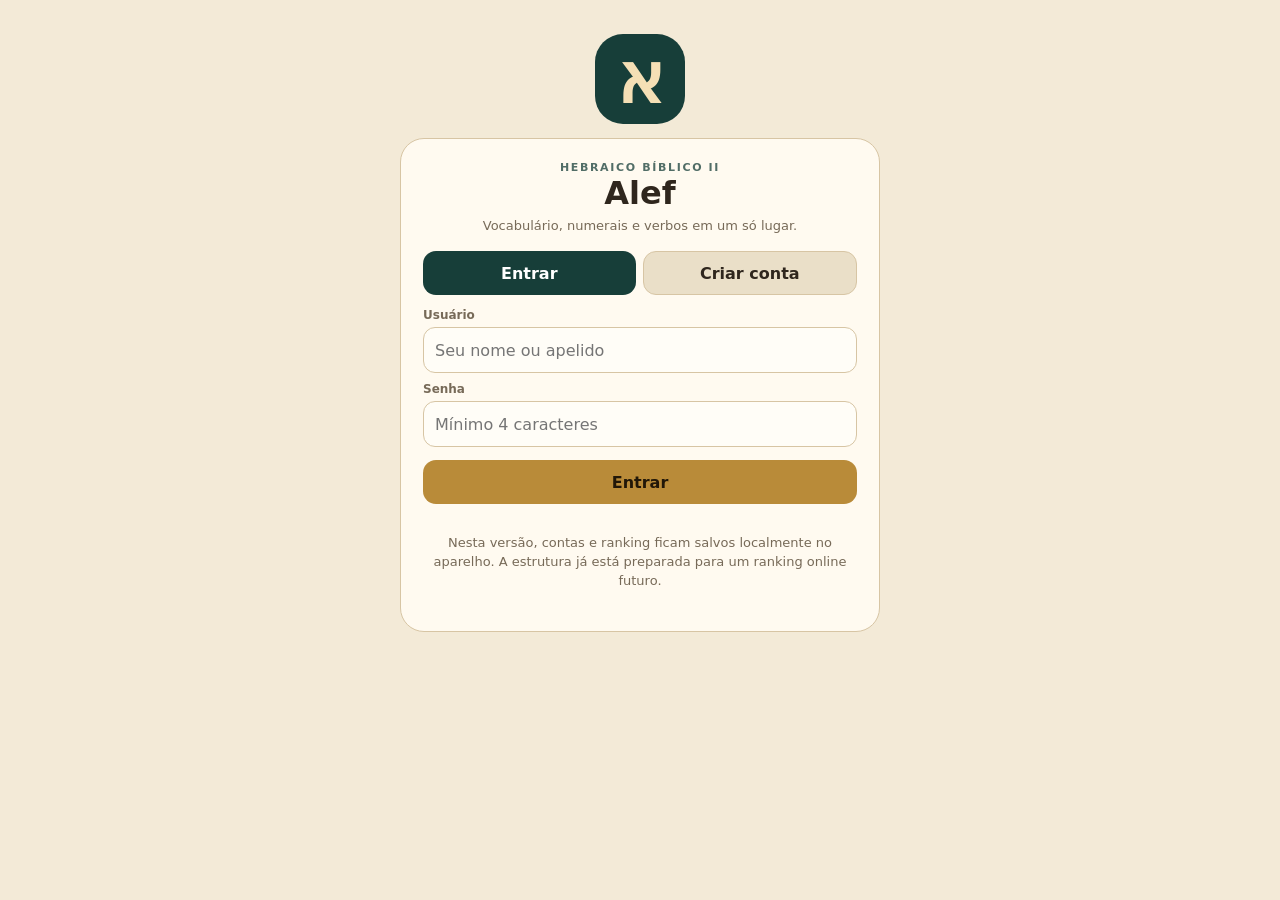
<file: app/src/main/assets/index.html>
<!doctype html>
<html lang="pt-BR">
<head>
<meta charset="utf-8">
<meta name="viewport" content="width=device-width,initial-scale=1,viewport-fit=cover">
<meta name="theme-color" content="#173e39">
<title>Alef • Hebraico Bíblico II</title>
<style>
:root{
 --bg:#f3ead7;--panel:#fffaf0;--panel2:#eadfc8;--ink:#2f261d;--muted:#776a58;
 --green:#173e39;--green2:#22564e;--gold:#b98b39;--line:#d7c5a4;
 --ok:#2f6c50;--bad:#8b443c;--blue:#385d73;
}
*{box-sizing:border-box}
html,body{margin:0;padding:0;background:var(--bg);color:var(--ink);font-family:Inter,system-ui,-apple-system,"Segoe UI",sans-serif}
button,input,select{font:inherit}
button{cursor:pointer}
.shell{max-width:980px;margin:0 auto;padding:14px 14px 88px}
.top{display:flex;align-items:center;justify-content:space-between;gap:10px;margin-bottom:14px}
.brand{display:flex;align-items:center;gap:10px;min-width:0}
.alef{width:48px;height:48px;border-radius:15px;background:var(--green);color:#f8ead0;display:grid;place-items:center;font:700 35px "Times New Roman",serif;box-shadow:0 5px 18px #0001}
.brand strong{display:block;font-size:18px}
.brand span{display:block;color:var(--muted);font-size:12px}
.pill{border:1px solid var(--line);background:var(--panel);border-radius:999px;padding:9px 12px;color:var(--ink);font-weight:700}
.hero{background:linear-gradient(145deg,var(--green),#102f2c);color:#fff;border-radius:25px;padding:24px;position:relative;overflow:hidden}
.hero:after{content:"א";position:absolute;right:-8px;bottom:-45px;font:700 190px "Times New Roman",serif;color:#fff;opacity:.06}
.hero h1{margin:4px 0 8px;font-size:clamp(28px,7vw,48px);line-height:1}
.hero p{margin:0;max-width:680px;opacity:.87;line-height:1.5}
.kicker{font-size:11px;text-transform:uppercase;letter-spacing:.15em;font-weight:800;opacity:.75}
.grid{display:grid;grid-template-columns:repeat(2,minmax(0,1fr));gap:12px;margin-top:14px}
.card{border:1px solid var(--line);background:var(--panel);border-radius:20px;padding:18px;min-width:0}
.card h2,.card h3{margin:0 0 7px}
.card p{margin:0;color:var(--muted);line-height:1.45;font-size:13px}
.action-card{display:flex;flex-direction:column;min-height:170px}
.action-card .ico{font-size:28px;margin-bottom:10px}
.action-card button{margin-top:auto}
.btn{border:0;border-radius:13px;min-height:44px;padding:10px 14px;font-weight:800;background:var(--green);color:white}
.btn.gold{background:var(--gold);color:#211708}
.btn.ghost{background:var(--panel2);color:var(--ink);border:1px solid var(--line)}
.btn.bad{background:var(--bad)}
.btn:disabled{opacity:.45;cursor:default}
.view{display:none}.view.active{display:block}
.toolbar{display:flex;align-items:center;gap:8px;flex-wrap:wrap;margin:12px 0}
.back{border:0;background:transparent;color:var(--green);font-weight:900;min-height:44px;padding:6px 4px}
.section-title{font-size:24px;margin:0}
.groups{display:grid;grid-template-columns:repeat(4,minmax(0,1fr));gap:9px}
.groupbtn{border:1px solid var(--line);background:var(--panel);border-radius:15px;padding:14px 10px;color:var(--ink);font-weight:800;min-height:60px}
.groupbtn.active{background:var(--green);color:#fff}
.form-row{display:grid;grid-template-columns:1fr 1fr;gap:10px}
label{display:block;font-size:12px;color:var(--muted);font-weight:800;margin:0 0 5px}
select,input{width:100%;min-height:46px;border:1px solid var(--line);border-radius:12px;background:#fffdf7;color:var(--ink);padding:9px 11px;font-size:16px}
.quiz{margin-top:14px;border:1px solid var(--line);background:var(--panel);border-radius:22px;padding:20px;text-align:center}
.qmeta{font-size:11px;text-transform:uppercase;letter-spacing:.1em;font-weight:900;color:var(--muted)}
.prompt{margin:12px auto 18px;font-size:clamp(29px,8vw,60px);font-weight:850;line-height:1.28;overflow-wrap:anywhere}
.hebrew{direction:rtl;font-family:"Times New Roman","Noto Sans Hebrew",serif;font-weight:650}
.prompt.hebrew{font-size:clamp(48px,12vw,88px)}
.options{display:grid;grid-template-columns:1fr 1fr;gap:9px}
.opt{border:1px solid var(--line);border-radius:13px;background:var(--panel2);color:var(--ink);min-height:58px;padding:9px;font-weight:750}
.opt.hebrew{font-size:26px}
.opt.correct{background:var(--ok);color:#fff;border-color:var(--ok)}
.opt.wrong{background:var(--bad);color:#fff;border-color:var(--bad)}
.feedback{min-height:38px;padding-top:10px;font-weight:800}
.stats{display:grid;grid-template-columns:repeat(4,1fr);gap:8px;margin:12px 0}
.stat{background:var(--panel2);border-radius:13px;padding:10px;text-align:center}
.stat b{display:block;font-size:20px}.stat span{font-size:10px;color:var(--muted)}
.progress{height:7px;background:#dfd1b6;border-radius:999px;overflow:hidden}.progress div{height:100%;background:var(--gold);width:0}
.flashcard{min-height:285px;border:1px solid var(--line);border-radius:22px;background:var(--panel);display:grid;place-items:center;text-align:center;padding:25px}
.flashbig{font-size:clamp(42px,12vw,84px)}
.flashans{font-size:26px;color:var(--gold);font-weight:900;margin-top:14px}
.hidden{display:none!important}
.match-grid{display:grid;grid-template-columns:1fr 1fr;gap:8px;margin-top:12px}
.match{min-height:58px;border:1px solid var(--line);border-radius:13px;background:var(--panel);color:var(--ink);padding:8px;font-weight:750}
.match.selected{outline:3px solid var(--gold)}
.match.solved{background:var(--ok);color:#fff;opacity:.7}
.rulebox{border-left:4px solid var(--gold);background:var(--panel);padding:13px 15px;border-radius:10px;margin:10px 0;color:var(--muted);line-height:1.5}
.table-wrap{overflow:auto;border:1px solid var(--line);border-radius:17px;background:var(--panel);margin-top:12px}
table{width:100%;border-collapse:collapse;min-width:580px}
th,td{padding:11px;border-bottom:1px solid var(--line);text-align:center}
th{background:var(--green);color:#fff;position:sticky;top:0}
td.hebrew{font-size:24px}
.rank-item{display:grid;grid-template-columns:42px 1fr auto;gap:10px;align-items:center;padding:12px;border-bottom:1px solid var(--line)}
.rank-pos{width:34px;height:34px;border-radius:50%;background:var(--panel2);display:grid;place-items:center;font-weight:900}
.rank-item.me{background:#b98b3918}
.badge{display:inline-block;border-radius:999px;padding:4px 8px;background:var(--panel2);font-size:11px;font-weight:800;color:var(--muted)}
.auth-wrap{max-width:480px;margin:34px auto}
.auth-logo{width:90px;height:90px;border-radius:28px;margin:0 auto 14px;background:var(--green);color:#f5dfb5;display:grid;place-items:center;font:700 70px "Times New Roman",serif}
.auth-card{background:var(--panel);border:1px solid var(--line);border-radius:24px;padding:22px}
.auth-card h1{text-align:center;margin:0 0 6px}.auth-card>p{text-align:center;color:var(--muted);font-size:13px;margin:0 0 18px}
.auth-tabs{display:flex;gap:7px;margin-bottom:13px}.auth-tabs button{flex:1}
.auth-msg{min-height:30px;text-align:center;font-weight:750;font-size:13px;padding-top:8px}
.bottom{position:fixed;left:0;right:0;bottom:0;background:#fffaf0ed;backdrop-filter:blur(12px);border-top:1px solid var(--line);display:flex;justify-content:center;z-index:20}
.bottom-inner{width:min(100%,980px);display:grid;grid-template-columns:repeat(5,1fr);padding:5px 8px max(5px,env(safe-area-inset-bottom))}
.navb{border:0;background:transparent;color:var(--muted);min-height:54px;font-size:11px;font-weight:800}.navb span{display:block;font-size:21px}.navb.active{color:var(--green)}
.smallnote{font-size:11px;color:var(--muted);line-height:1.45}
@media(max-width:650px){.grid{grid-template-columns:1fr}.groups{grid-template-columns:repeat(2,1fr)}.form-row{grid-template-columns:1fr}.options{grid-template-columns:1fr}.stats{grid-template-columns:1fr 1fr}.shell{padding:10px 10px 84px}}
@media(prefers-color-scheme:dark){
:root{--bg:#181512;--panel:#28231e;--panel2:#393128;--ink:#f7ecd9;--muted:#c5b9a6;--line:#514638}
select,input{background:#201c18;color:var(--ink)}.bottom{background:#211d19eb}
}
</style>
<script src="config.js"></script>
<script src="dados.js"></script>
</head>
<body>
<div id="authView" class="auth-wrap">
 <div class="auth-logo">א</div>
 <div class="auth-card">
  <div class="kicker" style="text-align:center;color:var(--green)">Hebraico Bíblico II</div>
  <h1>Alef</h1>
  <p>Vocabulário, numerais e verbos em um só lugar.</p>
  <div class="auth-tabs">
   <button type="button" class="btn" id="tabLogin">Entrar</button>
   <button type="button" class="btn ghost" id="tabRegister">Criar conta</button>
  </div>
  <form id="authForm">
   <label for="user">Usuário</label>
   <input id="user" autocomplete="username" maxlength="24" required placeholder="Seu nome ou apelido">
   <div style="height:9px"></div>
   <label for="pass">Senha</label>
   <input id="pass" type="password" autocomplete="current-password" minlength="4" maxlength="60" required placeholder="Mínimo 4 caracteres">
   <div style="height:13px"></div>
   <button class="btn gold" style="width:100%" id="authSubmit">Entrar</button>
   <div class="auth-msg" id="authMsg" aria-live="polite"></div>
  </form>
  <p class="smallnote">Nesta versão, contas e ranking ficam salvos localmente no aparelho. A estrutura já está preparada para um ranking online futuro.</p>
 </div>
</div>

<div id="appView" class="hidden">
 <div class="shell">
  <header class="top">
   <div class="brand"><div class="alef">א</div><div><strong>Alef</strong><span>Hebraico Bíblico II • v1.1</span></div></div>
   <button class="pill" id="profilePill">👤 <span id="userLabel"></span></button>
  </header>

  <section id="home" class="view active">
   <div class="hero"><div class="kicker">Aprender • Praticar • Reter</div><h1>שלום! Vamos estudar?</h1><p>Escolha um módulo. Seus pontos, erros e sequência ficam associados ao seu perfil local.</p></div>
   <div class="grid">
    <article class="card action-card"><div class="ico">📚</div><h2>Vocabulário</h2><p>70 palavras organizadas em grupos de 10, com tradução nos dois sentidos.</p><button class="btn" data-go="vocab">Estudar vocabulário</button></article>
    <article class="card action-card"><div class="ico">🔢</div><h2>Numerais</h2><p>Cardinais, ordinais e formas masculina/feminina conforme o material.</p><button class="btn" data-go="numbers">Treinar numerais</button></article>
    <article class="card action-card"><div class="ico">🔤</div><h2>Verbos</h2><p>Os sete troncos verbais: Qal, Nifal, Piel, Pual, Hifil, Hofal e Hitpa’el.</p><button class="btn" data-go="verbs">Treinar verbos</button></article>
    <article class="card action-card"><div class="ico">🏆</div><h2>Ranking</h2><p>Compare a pontuação entre os perfis cadastrados neste aparelho.</p><button class="btn gold" data-go="ranking">Ver ranking</button></article>
   </div>
  </section>

  <section id="vocab" class="view">
   <div class="toolbar"><button class="back" data-go="home">← Início</button><h2 class="section-title">📚 Vocabulário</h2></div>
   <div class="groups" id="vocabGroups"></div>
   <div class="card" style="margin-top:12px">
    <div class="form-row">
     <div><label>Modo</label><select id="vocabMode"><option value="mixed">Misturado</option><option value="h2p">Hebraico → Português</option><option value="p2h">Português → Hebraico</option></select></div>
     <div><label>Atividade</label><select id="vocabActivity"><option value="quiz">Quiz</option><option value="flash">Flashcards</option><option value="match">Associação</option></select></div>
    </div>
    <button class="btn gold" id="startVocab" style="margin-top:10px;width:100%">Começar</button>
   </div>
   <div id="vocabGame"></div>
  </section>

  <section id="numbers" class="view">
   <div class="toolbar"><button class="back" data-go="home">← Início</button><h2 class="section-title">🔢 Numerais</h2></div>
   <div class="rulebox">Cardinais e ordinais são treinados separadamente. Os ordinais concordam em gênero e definição com o substantivo que modificam; acima de dez, o material informa o uso de cardinais.</div>
   <div class="card">
    <div class="form-row">
     <div><label>Conjunto</label><select id="numberSet"><option value="card">Cardinais</option><option value="ord">Ordinais</option></select></div>
     <div><label>Tipo de desafio</label><select id="numberMode"><option value="translation">Hebraico ↔ Português</option><option value="gender">Masculino × Feminino</option></select></div>
    </div>
    <button class="btn gold" id="startNumbers" style="margin-top:10px;width:100%">Iniciar desafio</button>
   </div>
   <div id="numberGame"></div>
   <div class="table-wrap" id="numberTable"></div>
  </section>

  <section id="verbs" class="view">
   <div class="toolbar"><button class="back" data-go="home">← Início</button><h2 class="section-title">🔤 Verbos</h2></div>
   <div class="rulebox">O material organiza os <strong>binyānîm</strong> em modo simples, intensivo e causativo, com vozes ativa, passiva e reflexiva. O jogo usa o paradigma da raiz קטל apresentado nas fontes.</div>
   <div class="card">
    <div class="form-row">
     <div><label>Treino</label><select id="verbMode"><option value="roots">Raízes verbais ↔ significado</option><option value="trunk">Reconhecer o tronco</option><option value="meaning">Tronco → sentido</option><option value="voice">Voz e modo</option></select></div>
     <div><label>Rodada</label><select id="verbRounds"><option value="7">7 questões</option><option value="14">14 questões</option><option value="21">21 questões</option></select></div>
    </div>
    <button class="btn gold" id="startVerbs" style="margin-top:10px;width:100%">Começar treino verbal</button>
   </div>
   <div id="verbGame"></div>
   <div class="card" style="margin-top:12px"><h3>Raízes verbais da aula</h3><p>Treine o reconhecimento da raiz e seu significado em português.</p><div class="table-wrap"><table><thead><tr><th>Raiz</th><th>Significado</th></tr></thead><tbody id="rootTable"></tbody></table></div></div>
   <div class="table-wrap"><table><thead><tr><th>Tronco</th><th>Forma</th><th>Modo</th><th>Voz</th><th>Sentido no paradigma</th></tr></thead><tbody id="verbTable"></tbody></table></div>
  </section>

  <section id="ranking" class="view">
   <div class="toolbar"><button class="back" data-go="home">← Início</button><h2 class="section-title">🏆 Ranking</h2></div>
   <div class="card">
    <div style="display:flex;justify-content:space-between;gap:8px;align-items:center;flex-wrap:wrap"><div><h3 style="margin:0">Classificação</h3><p>Perfis deste aparelho</p></div><span class="badge">LOCAL</span></div>
    <div id="rankList" style="margin-top:9px"></div>
   </div>
   <p class="smallnote">Para um ranking entre celulares diferentes, será necessário conectar o app a um backend online. O arquivo <code>config.js</code> já foi criado para essa próxima etapa.</p>
  </section>

  <section id="profile" class="view">
   <div class="toolbar"><button class="back" data-go="home">← Início</button><h2 class="section-title">👤 Perfil</h2></div>
   <div class="card" id="profileCard"></div>
   <button class="btn bad" style="margin-top:12px;width:100%" id="logoutBtn">Sair da conta</button>
  </section>
 </div>

 <nav class="bottom"><div class="bottom-inner">
  <button class="navb active" data-go="home"><span>⌂</span>Início</button>
  <button class="navb" data-go="vocab"><span>📚</span>Palavras</button>
  <button class="navb" data-go="numbers"><span>🔢</span>Números</button>
  <button class="navb" data-go="verbs"><span>🔤</span>Verbos</button>
  <button class="navb" data-go="ranking"><span>🏆</span>Ranking</button>
 </div></nav>
</div>

<script>
(()=> {
const D=window.ALEF_DATA, $=s=>document.querySelector(s), $$=s=>[...document.querySelectorAll(s)];
const LS_USERS='alef_users_v11', LS_CURRENT='alef_current_v11';
let authMode='login', currentUser=null, selectedGroup='1-10';
const shuffle=a=>{let b=[...a];for(let i=b.length-1;i>0;i--){let j=Math.floor(Math.random()*(i+1));[b[i],b[j]]=[b[j],b[i]]}return b};
const getUsers=()=>{try{return JSON.parse(localStorage.getItem(LS_USERS)||'{}')}catch{return {}}};
const saveUsers=u=>localStorage.setItem(LS_USERS,JSON.stringify(u));
function hash(s){let h=2166136261;for(let i=0;i<s.length;i++){h^=s.charCodeAt(i);h=Math.imul(h,16777619)}return (h>>>0).toString(16)}
function normalizeUser(s){return s.trim().replace(/\s+/g,' ').slice(0,24)}
function emptyStats(){return {points:0,correct:0,wrong:0,bestStreak:0,games:0,last:Date.now()}}
function setAuthMode(m){authMode=m;$('#tabLogin').className='btn '+(m==='login'?'':'ghost');$('#tabRegister').className='btn '+(m==='register'?'':'ghost');$('#authSubmit').textContent=m==='login'?'Entrar':'Criar conta';$('#authMsg').textContent=''}
$('#tabLogin').addEventListener('click',()=>setAuthMode('login'));$('#tabRegister').addEventListener('click',()=>setAuthMode('register'));
$('#authForm').addEventListener('submit',e=>{e.preventDefault();const name=normalizeUser($('#user').value), pass=$('#pass').value;const key=name.toLocaleLowerCase('pt-BR'), users=getUsers();
 if(name.length<2||pass.length<4){$('#authMsg').textContent='Use um nome com 2+ caracteres e senha com 4+.';return}
 if(authMode==='register'){if(users[key]){$('#authMsg').textContent='Esse usuário já existe neste aparelho.';return}users[key]={name,passHash:hash(pass),stats:emptyStats()};saveUsers(users);login(key)}
 else{if(!users[key]||users[key].passHash!==hash(pass)){$('#authMsg').textContent='Usuário ou senha incorretos.';return}login(key)}
});
function login(key){localStorage.setItem(LS_CURRENT,key);currentUser=key;$('#authView').classList.add('hidden');$('#appView').classList.remove('hidden');refreshUserUI();go('home')}
function tryRestore(){const key=localStorage.getItem(LS_CURRENT), users=getUsers();if(key&&users[key])login(key)}
function getMe(){const u=getUsers();return currentUser?u[currentUser]:null}
function addResult(ok,streak=0,bonus=0){const users=getUsers(), me=users[currentUser];if(!me)return; if(ok){me.stats.correct++;me.stats.points+=10+bonus}else me.stats.wrong++;me.stats.bestStreak=Math.max(me.stats.bestStreak,streak);me.stats.last=Date.now();saveUsers(users);refreshUserUI()}
function gameFinished(){const users=getUsers(),me=users[currentUser];if(me){me.stats.games++;saveUsers(users);refreshUserUI()}}
function refreshUserUI(){const me=getMe();if(!me)return;$('#userLabel').textContent=me.name;$('#profileCard').innerHTML=`<div class="alef" style="width:70px;height:70px;font-size:50px;margin-bottom:12px">א</div><h2 style="margin:0">${escapeHtml(me.name)}</h2><p style="color:var(--muted)">Perfil local</p><div class="stats"><div class="stat"><b>${me.stats.points}</b><span>pontos</span></div><div class="stat"><b>${me.stats.correct}</b><span>acertos</span></div><div class="stat"><b>${me.stats.wrong}</b><span>erros</span></div><div class="stat"><b>${me.stats.bestStreak}</b><span>melhor sequência</span></div></div>`;renderRanking()}
function escapeHtml(s){return String(s).replace(/[&<>"']/g,c=>({'&':'&amp;','<':'&lt;','>':'&gt;','"':'&quot;',"'":'&#39;'}[c]))}
$('#logoutBtn').addEventListener('click',()=>{localStorage.removeItem(LS_CURRENT);currentUser=null;$('#appView').classList.add('hidden');$('#authView').classList.remove('hidden');$('#pass').value=''});
$('#profilePill').addEventListener('click',()=>go('profile'));
function go(id){$$('.view').forEach(v=>v.classList.toggle('active',v.id===id));$$('.navb').forEach(b=>b.classList.toggle('active',b.dataset.go===id));window.scrollTo({top:0,behavior:'smooth'});if(id==='ranking')renderRanking()}
$$('[data-go]').forEach(b=>b.addEventListener('click',()=>go(b.dataset.go)));

function renderRanking(){const users=Object.entries(getUsers()).map(([key,u])=>({key,...u})).sort((a,b)=>b.stats.points-a.stats.points||b.stats.correct-a.stats.correct);$('#rankList').innerHTML=users.length?users.map((u,i)=>`<div class="rank-item ${u.key===currentUser?'me':''}"><div class="rank-pos">${i+1}</div><div><strong>${escapeHtml(u.name)}</strong><div class="smallnote">${u.stats.correct} acertos • ${u.stats.games} rodadas</div></div><strong>${u.stats.points} pts</strong></div>`).join(''):'<p>Nenhum perfil ainda.</p>'}

const groupLabels=[];for(let s=1;s<=70;s+=10)groupLabels.push(`${s}-${Math.min(s+9,70)}`);
$('#vocabGroups').innerHTML=groupLabels.map(g=>`<button class="groupbtn ${g===selectedGroup?'active':''}" data-group="${g}">${g}</button>`).join('')+`<button class="groupbtn" data-group="all">Todas</button>`;
$('#vocabGroups').addEventListener('click',e=>{const b=e.target.closest('[data-group]');if(!b)return;selectedGroup=b.dataset.group;$$('.groupbtn').forEach(x=>x.classList.toggle('active',x.dataset.group===selectedGroup))});
function vocabPool(){if(selectedGroup==='all')return D.vocabulario;const [a,b]=selectedGroup.split('-').map(Number);return D.vocabulario.filter(x=>x.n>=a&&x.n<=b)}
$('#startVocab').addEventListener('click',()=>{const act=$('#vocabActivity').value;if(act==='quiz')startQuiz(vocabPool(),$('#vocabMode').value,$('#vocabGame'),'Vocabulário');if(act==='flash')startFlash(vocabPool(),$('#vocabMode').value,$('#vocabGame'));if(act==='match')startMatch(vocabPool(),$('#vocabGame'))});

function startQuiz(pool,mode,host,title,rounds=null, custom=null){let q=shuffle(pool),max=rounds||q.length,idx=0,score=0,streak=0,answered=false;if(max>q.length)q=Array.from({length:max},()=>pool[Math.floor(Math.random()*pool.length)]);else q=q.slice(0,max);
 host.innerHTML=`<div class="stats"><div class="stat"><b id="gscore">0</b><span>acertos</span></div><div class="stat"><b id="gstreak">0</b><span>sequência</span></div><div class="stat"><b id="gleft">${max}</b><span>restantes</span></div><div class="stat"><b id="gpts">0</b><span>pontos</span></div></div><div class="progress"><div id="gbar"></div></div><div class="quiz"><div class="qmeta" id="gmeta"></div><div id="gprompt" class="prompt"></div><div id="goptions" class="options"></div><div id="gfeedback" class="feedback"></div><button class="btn hidden" id="gnext">Próxima</button></div>`;
 let pts=0;
 function render(){if(idx>=max){gameFinished();host.innerHTML=`<div class="quiz"><div class="kicker">Rodada concluída</div><div style="font-size:54px;font-weight:950;color:var(--gold)">${Math.round(score/max*100)}%</div><p><strong>${score}/${max}</strong> respostas corretas • ${pts} pontos ganhos</p><button class="btn gold" id="grestart">Jogar novamente</button></div>`;host.querySelector('#grestart').addEventListener('click',()=>startQuiz(pool,mode,host,title,rounds,custom));return}
  answered=false;const item=q[idx],dir=mode==='mixed'?(Math.random()<.5?'h2p':'p2h'):mode;let qa=custom?custom(item,dir,pool):defaultQA(item,dir,pool);
  const pr=host.querySelector('#gprompt');pr.textContent=qa.prompt;pr.classList.toggle('hebrew',qa.promptHebrew);
  host.querySelector('#gmeta').textContent=`${title} • ${idx+1}/${max}`;host.querySelector('#gfeedback').textContent='';host.querySelector('#gnext').classList.add('hidden');
  const box=host.querySelector('#goptions');box.innerHTML='';qa.options.forEach(v=>{const b=document.createElement('button');b.className='opt'+(qa.optionsHebrew?' hebrew':'');b.textContent=v;b.addEventListener('click',()=>check(b,v,qa.correct,qa));box.appendChild(b)});
  host.querySelector('#gleft').textContent=max-idx;host.querySelector('#gbar').style.width=(idx/max*100)+'%';
 }
 function check(btn,val,correct,qa){if(answered)return;answered=true;const ok=val===correct;host.querySelectorAll('.opt').forEach(b=>{b.disabled=true;if(b.textContent===correct)b.classList.add('correct')});if(ok){score++;streak++;let bonus=streak>0&&streak%5===0?5:0;pts+=10+bonus;addResult(true,streak,bonus);host.querySelector('#gfeedback').textContent=bonus?`✓ Correto! +${10+bonus} (bônus de sequência)`:'✓ Correto! +10'}else{streak=0;addResult(false,0,0);btn.classList.add('wrong');host.querySelector('#gfeedback').textContent='Resposta: '+correct}
  host.querySelector('#gscore').textContent=score;host.querySelector('#gstreak').textContent=streak;host.querySelector('#gpts').textContent=pts;host.querySelector('#gnext').classList.remove('hidden')
 }
 host.querySelector('#gnext').addEventListener('click',()=>{idx++;render()});render()
}
function defaultQA(item,dir,pool){const correct=dir==='h2p'?item.p:item.h;let vals=shuffle(pool.map(x=>dir==='h2p'?x.p:x.h).filter(x=>x!==correct));let opts=[correct];for(const x of vals){if(!opts.includes(x))opts.push(x);if(opts.length===4)break}return {prompt:dir==='h2p'?item.h:item.p,promptHebrew:dir==='h2p',correct,options:shuffle(opts),optionsHebrew:dir==='p2h'}}

function startFlash(pool,mode,host){let list=shuffle(pool),i=0;function draw(){const item=list[i%list.length],dir=mode==='mixed'?(Math.random()<.5?'h2p':'p2h'):mode;const front=dir==='h2p'?item.h:item.p,ans=dir==='h2p'?item.p:item.h;host.innerHTML=`<div class="flashcard"><div><div class="qmeta">Cartão ${i+1} • ${item.n||''}</div><div class="flashbig ${dir==='h2p'?'hebrew':''}">${escapeHtml(front)}</div><div id="fans" class="flashans hidden ${dir==='p2h'?'hebrew':''}">${escapeHtml(ans)}</div></div></div><div class="toolbar" style="justify-content:center"><button class="btn gold" id="freveal">Mostrar resposta</button><button class="btn ghost hidden" id="fknew">✓ Acertei</button><button class="btn ghost hidden" id="fmiss">↻ Rever</button></div>`;host.querySelector('#freveal').addEventListener('click',()=>{host.querySelector('#fans').classList.remove('hidden');host.querySelector('#freveal').classList.add('hidden');host.querySelector('#fknew').classList.remove('hidden');host.querySelector('#fmiss').classList.remove('hidden')});host.querySelector('#fknew').addEventListener('click',()=>{addResult(true,1,0);i++;draw()});host.querySelector('#fmiss').addEventListener('click',()=>{addResult(false,0,0);i++;draw()})}draw()}

function startMatch(pool,host){let items=shuffle(pool).slice(0,Math.min(5,pool.length)),left=shuffle(items.map(x=>({id:x.n,t:x.h,heb:true}))),right=shuffle(items.map(x=>({id:x.n,t:x.p,heb:false}))),sel=null,solved=new Set();host.innerHTML=`<div class="quiz"><div class="qmeta">Associe as 5 duplas</div><div class="match-grid" id="mgrid"></div><div class="feedback" id="mfb"></div></div>`;function draw(){const grid=host.querySelector('#mgrid');grid.innerHTML='';[left,right].forEach(col=>{const c=document.createElement('div');col.forEach(x=>{const b=document.createElement('button');b.className='match '+(x.heb?'hebrew ':'')+(solved.has(x.id)?'solved':'');b.textContent=x.t;b.disabled=solved.has(x.id);b.addEventListener('click',()=>pick(b,x));c.appendChild(b)});grid.appendChild(c)})}function pick(b,x){if(!sel){sel={b,x};b.classList.add('selected');return}if(sel.x.heb===x.heb){sel.b.classList.remove('selected');sel={b,x};b.classList.add('selected');return}if(sel.x.id===x.id){solved.add(x.id);addResult(true,1,0);host.querySelector('#mfb').textContent='✓ Associação correta';sel=null;draw();if(solved.size===items.length){gameFinished();host.querySelector('#mfb').textContent='🏆 Todas as associações concluídas!'}}else{addResult(false,0,0);host.querySelector('#mfb').textContent='Tente novamente';sel.b.classList.remove('selected');sel=null}}draw()}

function renderNumberTable(){const set=$('#numberSet').value==='card'?D.cardinais:D.ordinais;$('#numberTable').innerHTML=`<table><thead><tr><th>Português</th><th>Masculino</th><th>Feminino</th></tr></thead><tbody>${set.map(x=>`<tr><td>${x.pt}</td><td class="hebrew">${x.m||'—'}</td><td class="hebrew">${x.f||'—'}</td></tr>`).join('')}</tbody></table>`}
$('#numberSet').addEventListener('change',renderNumberTable);renderNumberTable();
$('#startNumbers').addEventListener('click',()=>{const set=$('#numberSet').value==='card'?D.cardinais:D.ordinais, mode=$('#numberMode').value;if(mode==='translation')startQuiz(set,'mixed',$('#numberGame'),'Numerais',10,(item,dir,pool)=>{const variants=[item.m,item.f].filter(Boolean),heb=variants[Math.floor(Math.random()*variants.length)];if(dir==='h2p'){const correct=item.pt;let opts=[correct,...shuffle(pool.map(x=>x.pt).filter(x=>x!==correct))].slice(0,4);return {prompt:heb,promptHebrew:true,correct,options:shuffle([...new Set(opts)]),optionsHebrew:false}}else{const correct=heb;let candidates=pool.flatMap(x=>[x.m,x.f]).filter(Boolean).filter(x=>x!==correct);let opts=[correct,...shuffle(candidates)].slice(0,4);return {prompt:item.pt,promptHebrew:false,correct,options:shuffle([...new Set(opts)]),optionsHebrew:true}}});else startQuiz(set,'h2p',$('#numberGame'),'Gênero dos numerais',10,(item,dir,pool)=>{const useM=!!item.m && (!item.f||Math.random()<.5),form=useM?item.m:item.f,correct=useM?'Masculino':'Feminino';return {prompt:form||item.m,promptHebrew:true,correct,options:['Masculino','Feminino'],optionsHebrew:false}})});

$('#rootTable').innerHTML=D.raizes.map(x=>`<tr><td class="hebrew">${x.h}</td><td>${x.p}</td></tr>`).join('');
$('#verbTable').innerHTML=D.binyanim.map(x=>`<tr><td><strong>${x.nome}</strong></td><td class="hebrew">${x.heb}</td><td>${x.modo}</td><td>${x.voz}</td><td>${x.sentido}</td></tr>`).join('');
$('#startVerbs').addEventListener('click',()=>{const mode=$('#verbMode').value, rounds=Number($('#verbRounds').value);
 if(mode==='roots'){startQuiz(D.raizes,'mixed',$('#verbGame'),'Raízes verbais',rounds,(item,dir,pool)=>{const correct=dir==='h2p'?item.p:item.h;const vals=shuffle(pool.map(x=>dir==='h2p'?x.p:x.h).filter(x=>x!==correct));return {prompt:dir==='h2p'?item.h:item.p,promptHebrew:dir==='h2p',correct,options:shuffle([correct,...vals.slice(0,3)]),optionsHebrew:dir==='p2h'}});return}
 startQuiz(D.binyanim,'h2p',$('#verbGame'),'Troncos verbais',rounds,(item,dir,pool)=>{if(mode==='trunk'){const correct=item.nome;return {prompt:item.heb,promptHebrew:true,correct,options:shuffle([correct,...shuffle(pool.map(x=>x.nome).filter(x=>x!==correct)).slice(0,3)]),optionsHebrew:false}}if(mode==='meaning'){const correct=item.sentido;return {prompt:`${item.nome} • ${item.heb}`,promptHebrew:false,correct,options:shuffle([correct,...shuffle(pool.map(x=>x.sentido).filter(x=>x!==correct)).slice(0,3)]),optionsHebrew:false}}const correct=`${item.voz} • ${item.modo}`;let vals=[...new Set(pool.map(x=>`${x.voz} • ${x.modo}`).filter(x=>x!==correct))];return {prompt:item.nome,promptHebrew:false,correct,options:shuffle([correct,...shuffle(vals).slice(0,3)]),optionsHebrew:false}})});

tryRestore();
})();
</script>
</body>
</html>
</file>
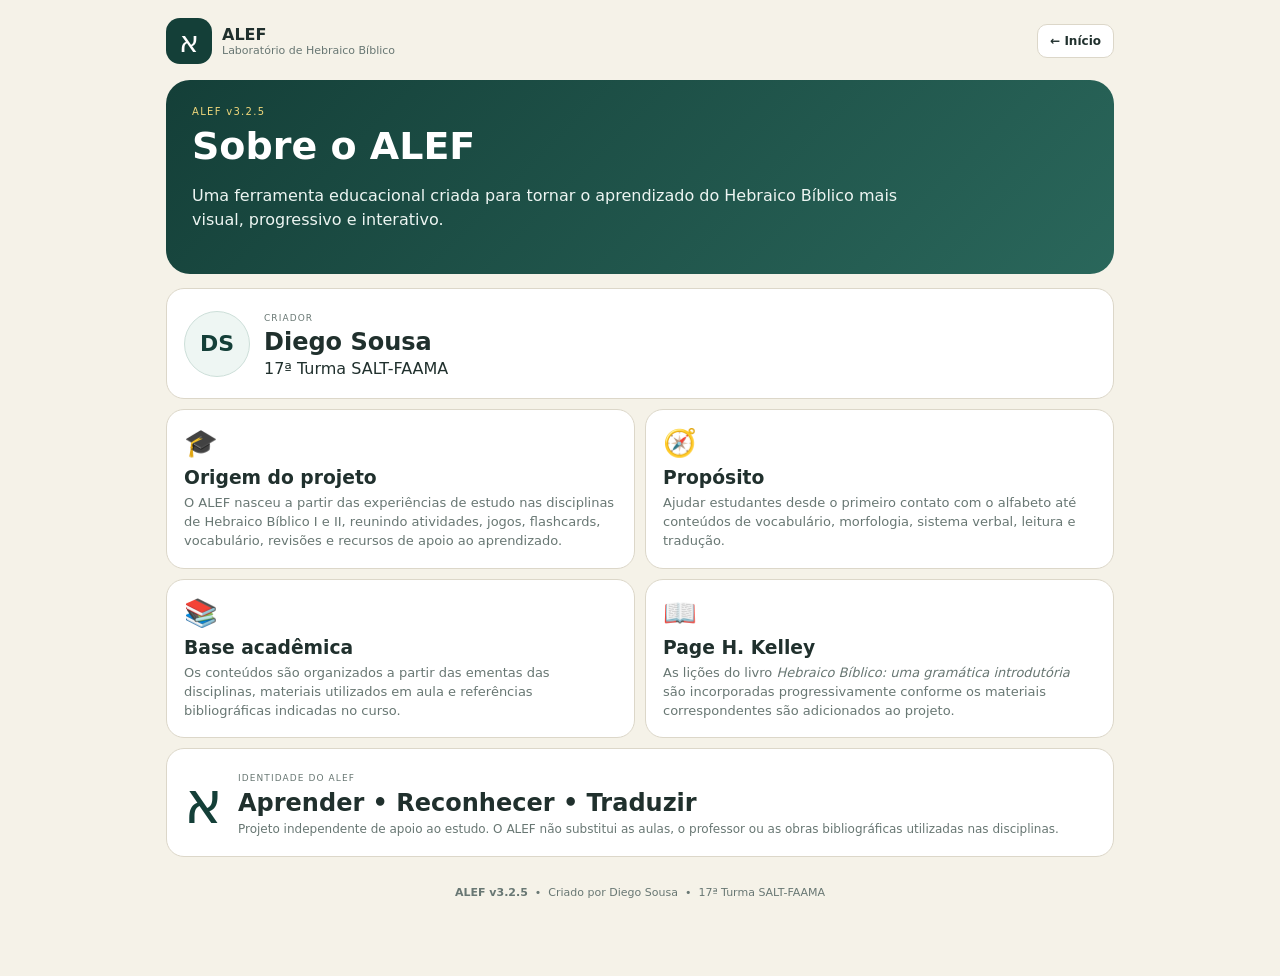
<file: sobre-alef.html>
<!doctype html>
<html lang="pt-BR">
<head>
<meta charset="utf-8">
<meta name="viewport" content="width=device-width,initial-scale=1">
<meta name="theme-color" content="#143f38">
<title>Sobre o ALEF</title>
<link rel="stylesheet" href="sobre-alef.css?v=325">
</head>
<body>
<div class="about-shell">
  <header class="top">
    <div class="brand">
      <div class="logo">א</div>
      <div><strong>ALEF</strong><span>Laboratório de Hebraico Bíblico</span></div>
    </div>
    <a class="back" href="index.html">← Início</a>
  </header>

  <section class="hero">
    <div class="eyebrow">ALEF v3.2.5</div>
    <h1>Sobre o ALEF</h1>
    <p>Uma ferramenta educacional criada para tornar o aprendizado do Hebraico Bíblico mais visual, progressivo e interativo.</p>
  </section>

  <section class="creator card">
    <div class="creator-mark">DS</div>
    <div>
      <small>CRIADOR</small>
      <h2>Diego Sousa</h2>
      <p>17ª Turma SALT-FAAMA</p>
    </div>
  </section>

  <section class="grid">
    <article class="card">
      <div class="icon">🎓</div>
      <h3>Origem do projeto</h3>
      <p>O ALEF nasceu a partir das experiências de estudo nas disciplinas de Hebraico Bíblico I e II, reunindo atividades, jogos, flashcards, vocabulário, revisões e recursos de apoio ao aprendizado.</p>
    </article>

    <article class="card">
      <div class="icon">🧭</div>
      <h3>Propósito</h3>
      <p>Ajudar estudantes desde o primeiro contato com o alfabeto até conteúdos de vocabulário, morfologia, sistema verbal, leitura e tradução.</p>
    </article>

    <article class="card">
      <div class="icon">📚</div>
      <h3>Base acadêmica</h3>
      <p>Os conteúdos são organizados a partir das ementas das disciplinas, materiais utilizados em aula e referências bibliográficas indicadas no curso.</p>
    </article>

    <article class="card">
      <div class="icon">📖</div>
      <h3>Page H. Kelley</h3>
      <p>As lições do livro <em>Hebraico Bíblico: uma gramática introdutória</em> são incorporadas progressivamente conforme os materiais correspondentes são adicionados ao projeto.</p>
    </article>
  </section>

  <section class="motto card">
    <span>א</span>
    <div>
      <small>IDENTIDADE DO ALEF</small>
      <h2>Aprender • Reconhecer • Traduzir</h2>
      <p>Projeto independente de apoio ao estudo. O ALEF não substitui as aulas, o professor ou as obras bibliográficas utilizadas nas disciplinas.</p>
    </div>
  </section>

  <footer>
    <strong>ALEF v3.2.5</strong>
    <span>•</span>
    <span>Criado por Diego Sousa</span>
    <span>•</span>
    <span>17ª Turma SALT-FAAMA</span>
  </footer>
</div>
</body>
</html>
</file>
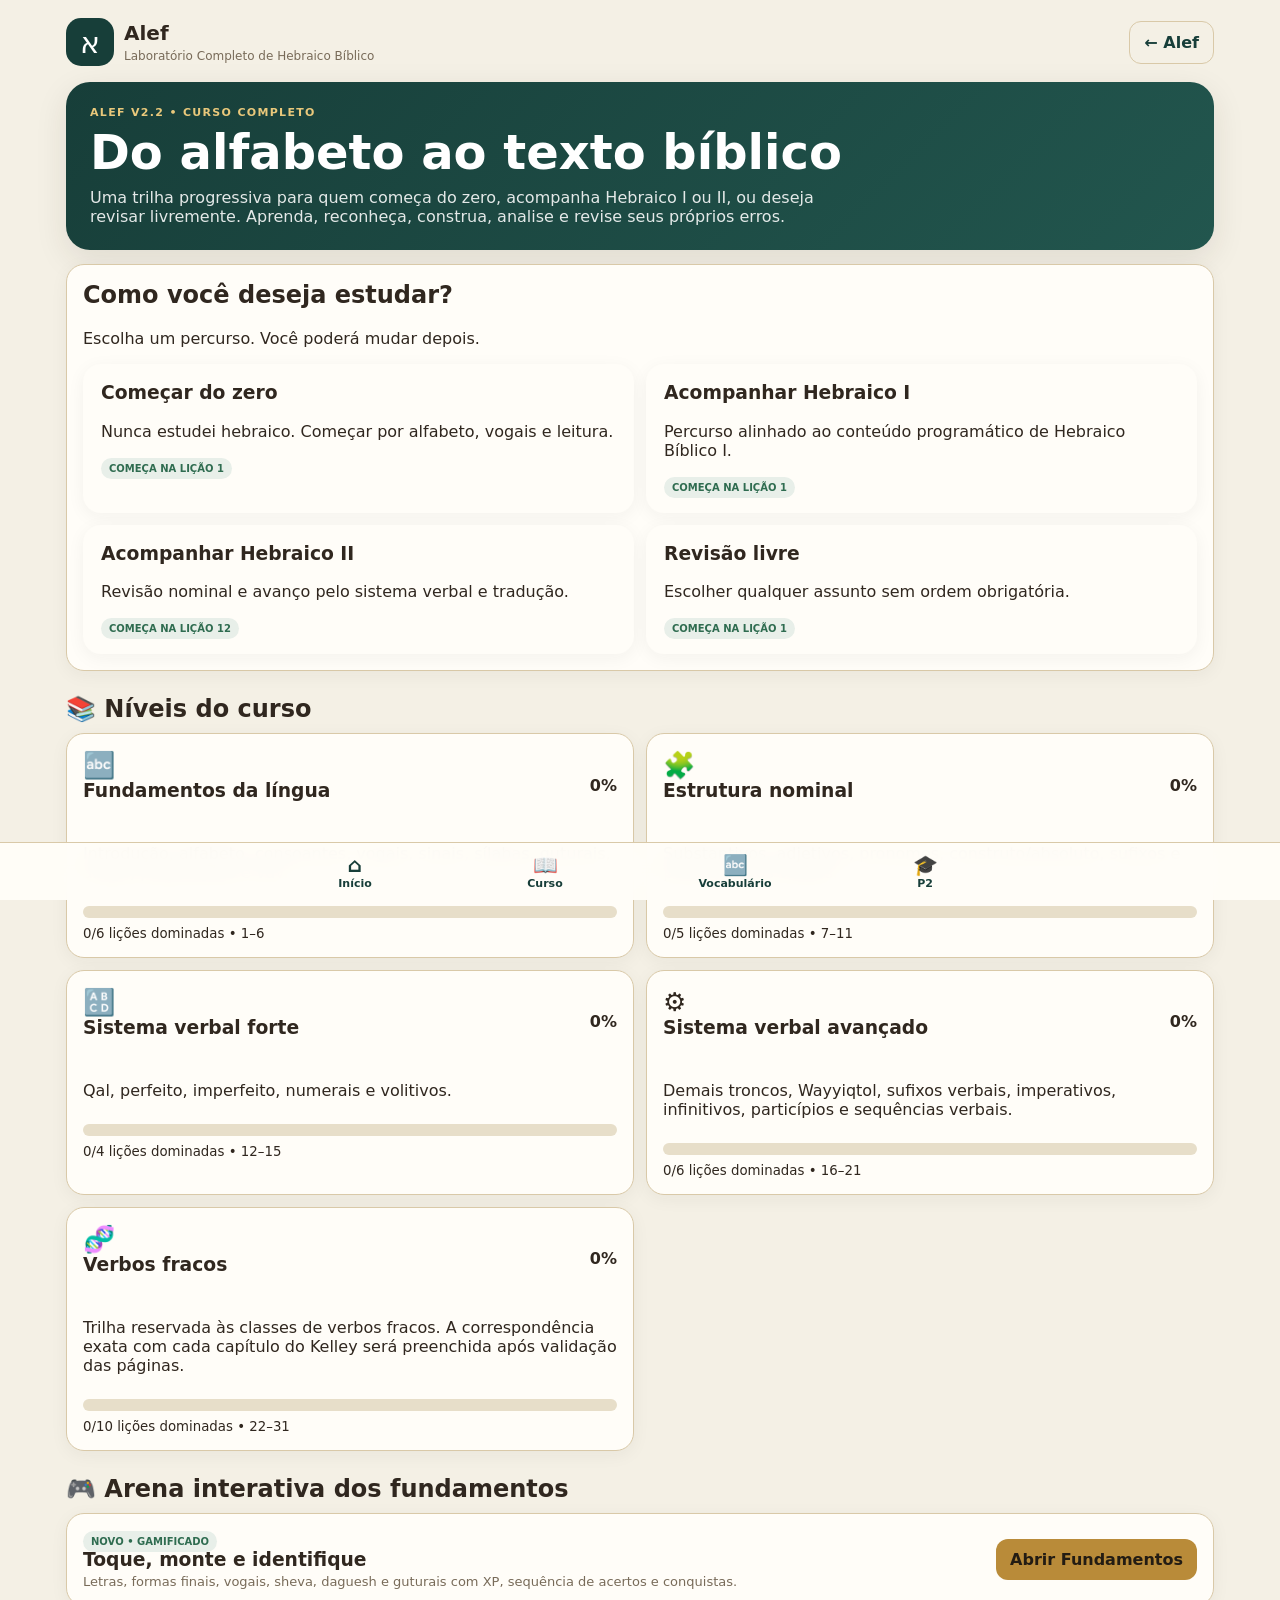
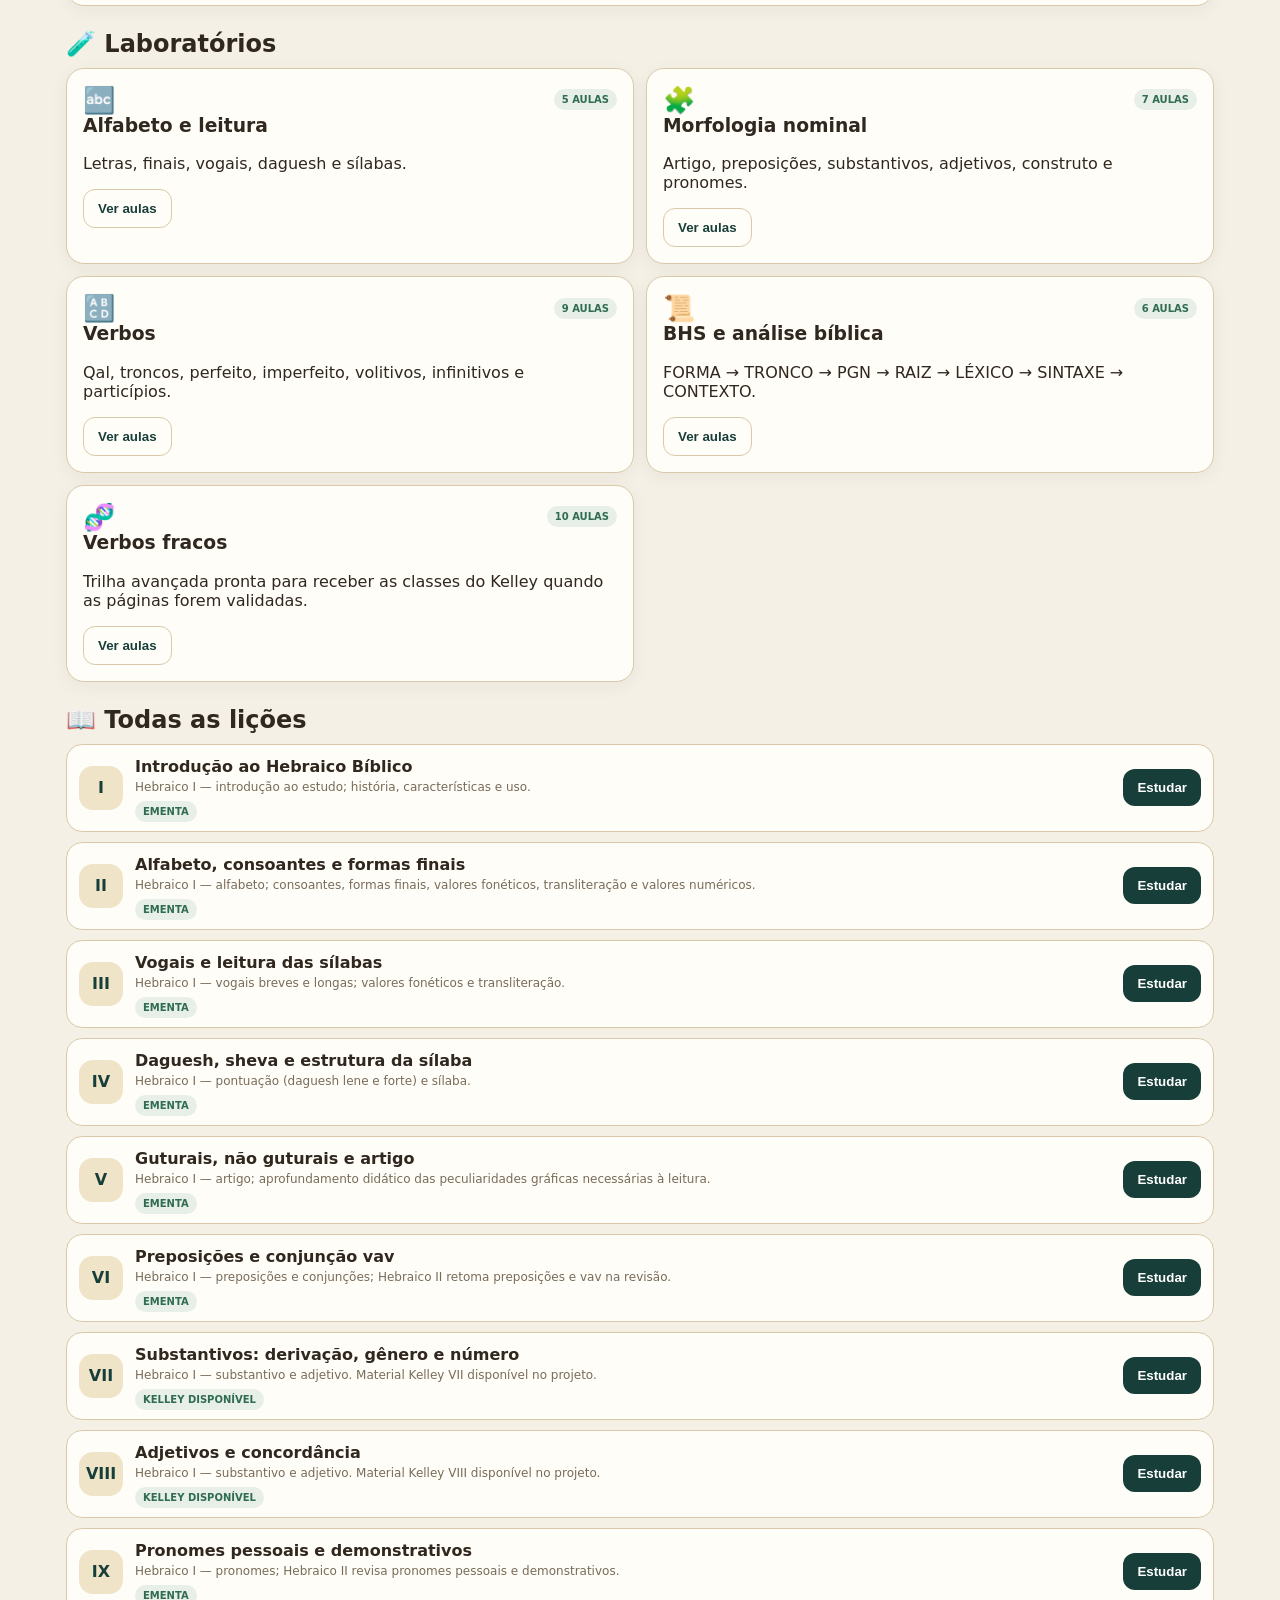
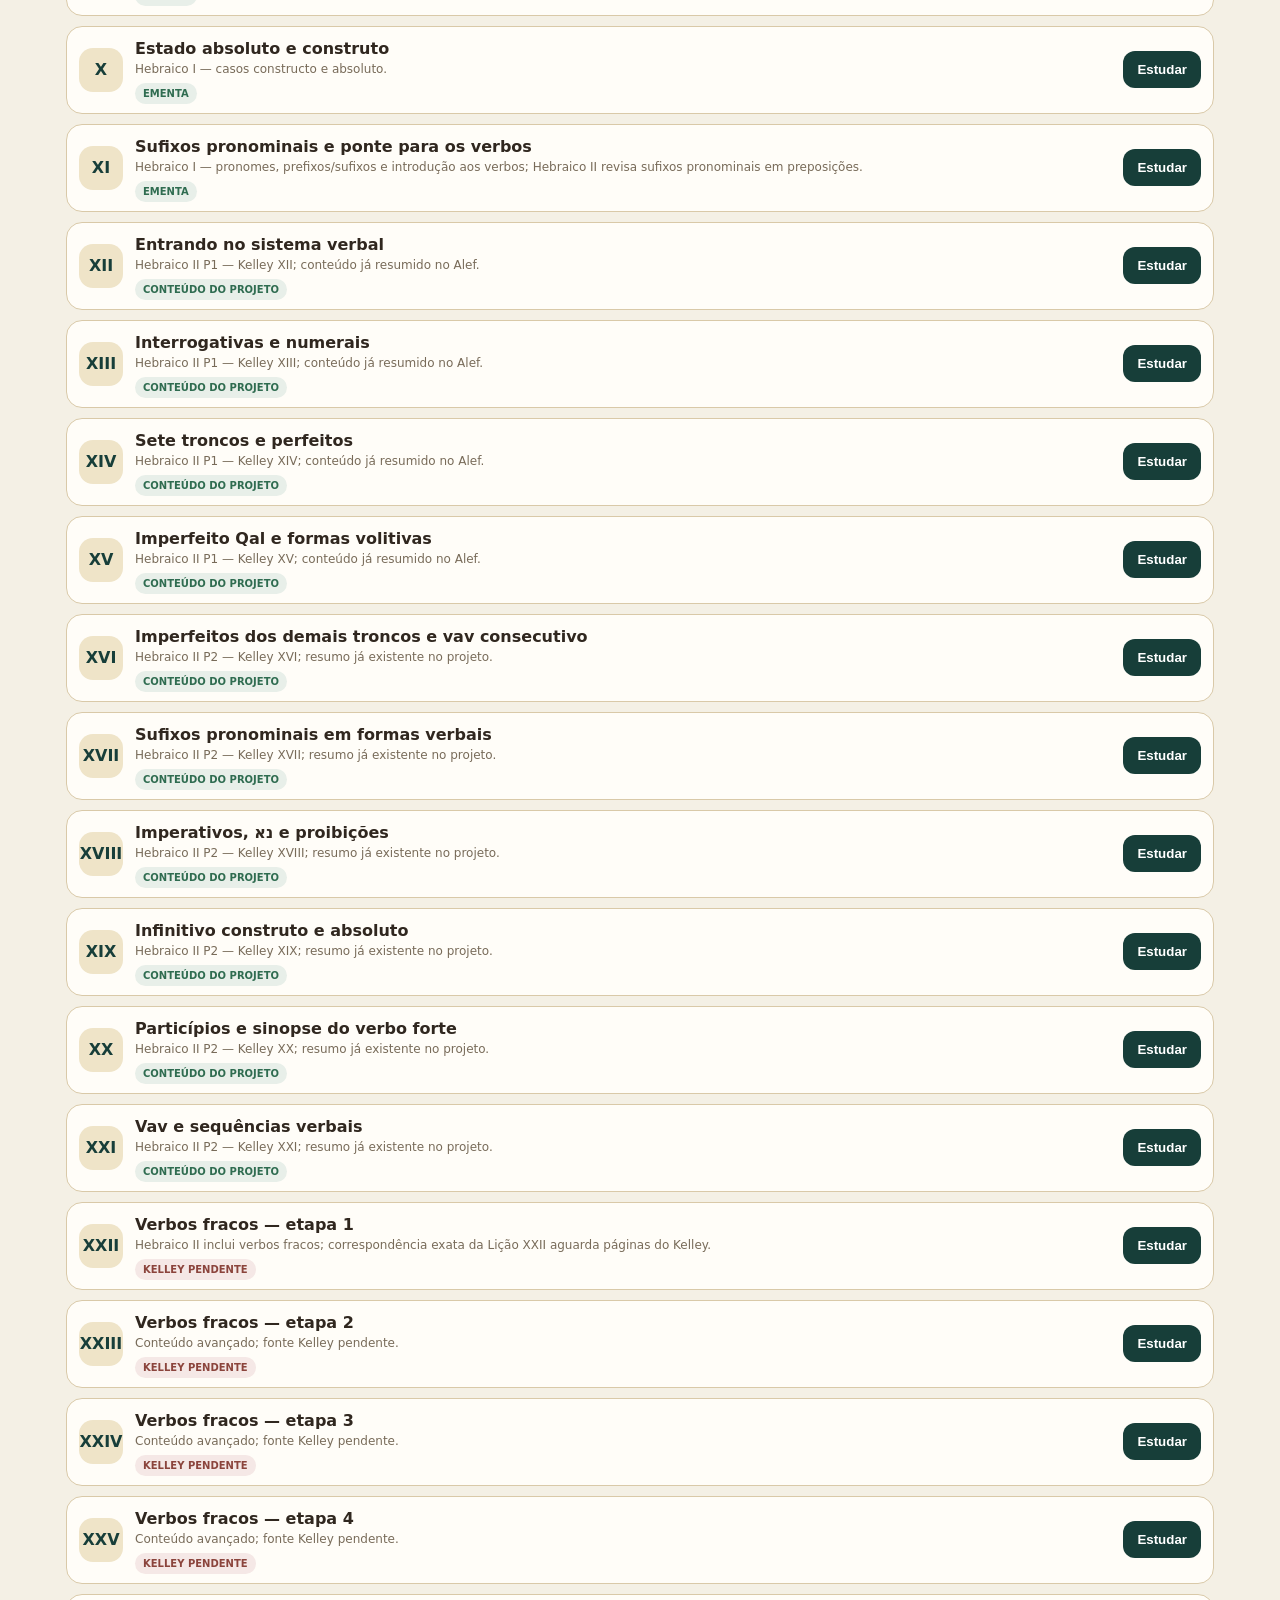
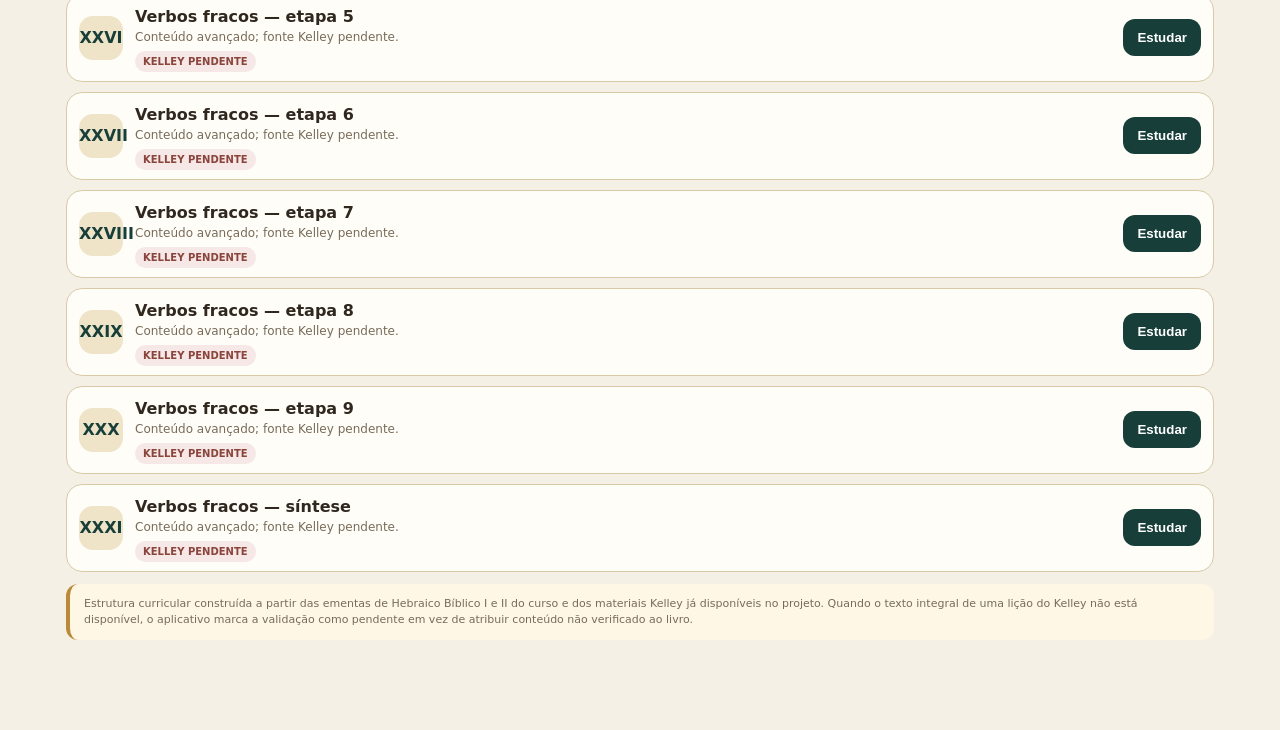
<file: docs/course.html>
<!doctype html>
<html lang="pt-BR">
<head>
<meta charset="utf-8">
<meta name="viewport" content="width=device-width,initial-scale=1,viewport-fit=cover">
<meta name="theme-color" content="#173e39">
<title>Alef • Curso Completo</title>
<link rel="stylesheet" href="course.css">
</head>
<body>
<div class="course-shell">
  <header class="course-top">
    <div class="brand"><div class="alef">א</div><div><strong>Alef</strong><span>Laboratório Completo de Hebraico Bíblico</span></div></div>
    <a class="btn ghost" href="index.html">← Alef</a>
  </header>

  <section class="hero">
    <div class="kicker">ALEF v2.2 • CURSO COMPLETO</div>
    <h1>Do alfabeto ao texto bíblico</h1>
    <p>Uma trilha progressiva para quem começa do zero, acompanha Hebraico I ou II, ou deseja revisar livremente. Aprenda, reconheça, construa, analise e revise seus próprios erros.</p>
  </section>

  <section id="onboarding" class="card" style="margin-top:14px">
    <h2>Como você deseja estudar?</h2>
    <p>Escolha um percurso. Você poderá mudar depois.</p>
    <div class="track-grid" id="trackGrid"></div>
  </section>

  <section id="dashboard" class="dashboard hidden">
    <div class="card">
      <div class="resume-box"><div><span class="status">CONTINUAR</span><h3 id="resumeTitle">Lição 1</h3><p id="resumeSub"></p></div><button class="btn gold" id="resumeBtn">Continuar</button></div>
      <div class="progress" style="margin-top:14px"><div id="courseProgress"></div></div>
      <div class="metrics" style="margin-top:10px">
        <div class="metric"><b id="completedCount">0</b><span>lições dominadas</span></div>
        <div class="metric"><b id="attemptedCount">0</b><span>lições iniciadas</span></div>
        <div class="metric"><b id="averageScore">0%</b><span>domínio médio</span></div>
        <div class="metric"><b>31</b><span>lições na trilha</span></div>
      </div>
    </div>
    <div class="card">
      <h3>🎯 Revisão recomendada</h3>
      <div id="recommendation"></div>
      <button class="btn ghost" id="changeTrack" style="width:100%;margin-top:10px">Mudar percurso</button>
    </div>
  </section>

  <h2 class="section-title">📚 Níveis do curso</h2>
  <div class="level-grid" id="levelGrid"></div>

  <h2 class="section-title">🎮 Arena interativa dos fundamentos</h2>
  <article class="card" style="margin-bottom:12px">
    <div class="resume-box"><div><span class="status">NOVO • GAMIFICADO</span><h3>Toque, monte e identifique</h3><p>Letras, formas finais, vogais, sheva, daguesh e guturais com XP, sequência de acertos e conquistas.</p></div><a class="btn gold" href="fundamentos-game.html">Abrir Fundamentos</a></div>
  </article>

  <h2 class="section-title">🧪 Laboratórios</h2>
  <div class="lab-grid" id="labGrid"></div>

  <h2 class="section-title">📖 Todas as lições</h2>
  <div class="lesson-list" id="lessonList"></div>
  <div id="lessonDetail" class="lesson-detail"></div>

  <div class="callout source-note" id="sourceNote"></div>
</div>

<nav class="course-bottom"><div>
  <a href="index.html"><span>⌂</span>Início</a>
  <a href="course.html"><span>📖</span>Curso</a>
  <a href="index.html?go=vocab"><span>🔤</span>Vocabulário</a>
  <a href="p2.html"><span>🎓</span>P2</a>
</div></nav>
<script src="course.js"></script>
</body>
</html>
</file>
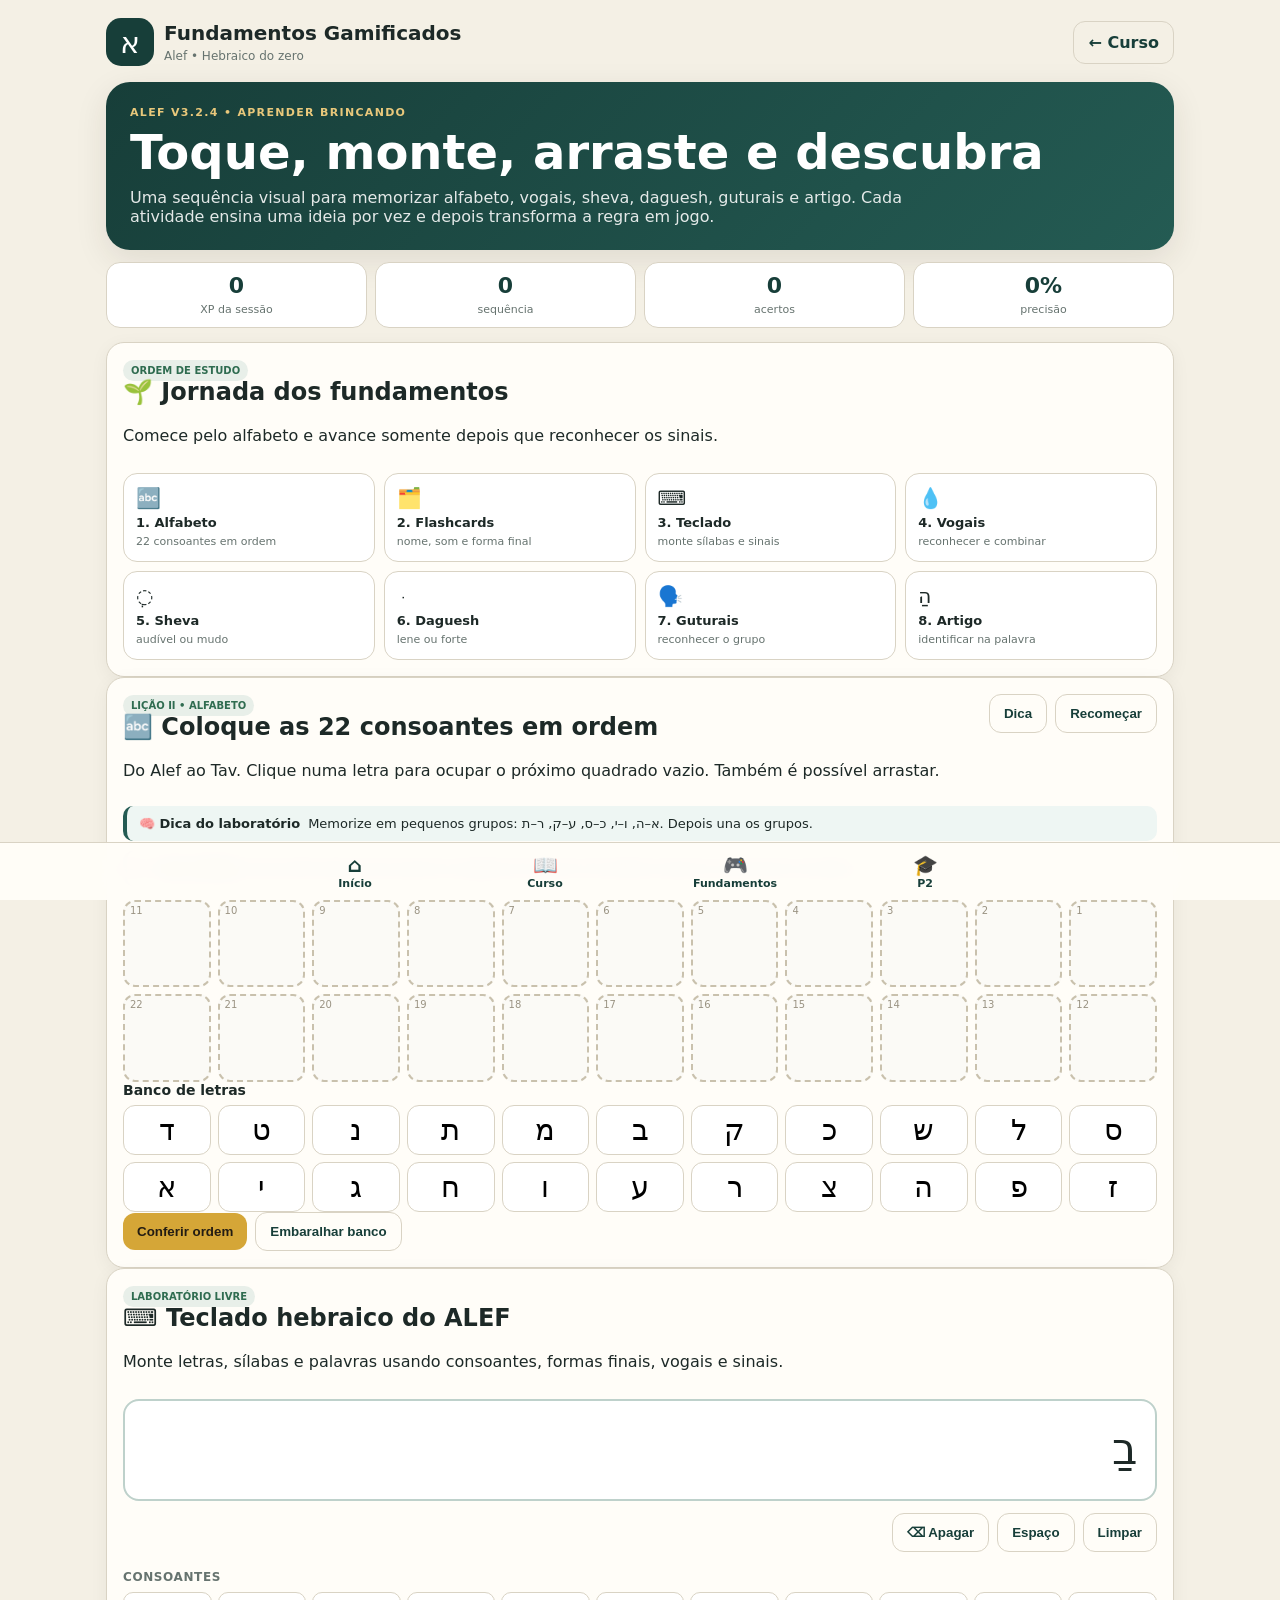
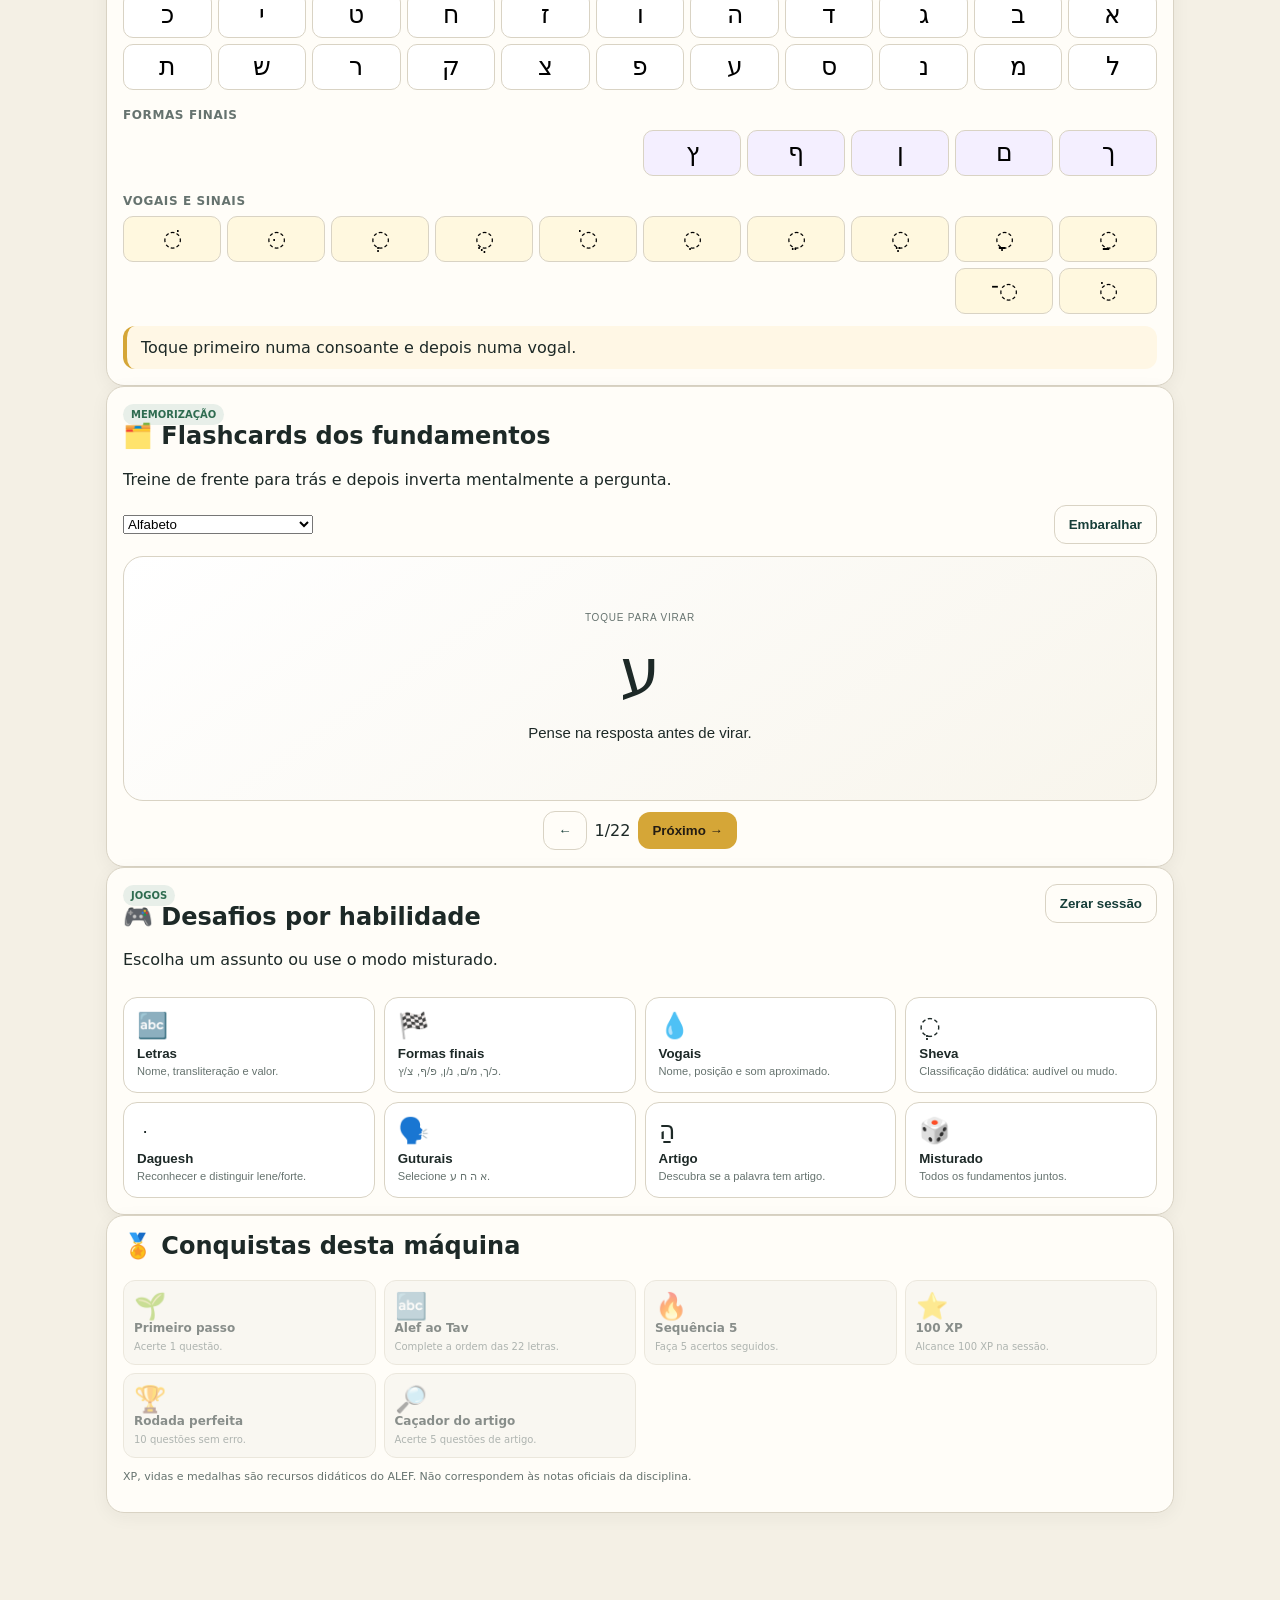
<file: docs/fundamentos-game.html>
<!doctype html>
<html lang="pt-BR">
<head>
<meta charset="utf-8">
<meta name="viewport" content="width=device-width,initial-scale=1,viewport-fit=cover">
<meta name="theme-color" content="#173e39">
<title>Alef • Fundamentos Gamificados</title>
<link rel="stylesheet" href="course.css">
<link rel="stylesheet" href="fundamentos-v324.css?v=324">
</head>
<body>
<div class="game-shell">
  <header class="course-top">
    <div class="brand"><div class="alef">א</div><div><strong>Fundamentos Gamificados</strong><span>Alef • Hebraico do zero</span></div></div>
    <a class="btn ghost" href="course.html">← Curso</a>
  </header>

  <section class="hero game-hero">
    <div class="kicker">ALEF v3.2.4 • APRENDER BRINCANDO</div>
    <h1>Toque, monte, arraste e descubra</h1>
    <p>Uma sequência visual para memorizar alfabeto, vogais, sheva, daguesh, guturais e artigo. Cada atividade ensina uma ideia por vez e depois transforma a regra em jogo.</p>
  </section>

  <section class="score-strip" aria-live="polite">
    <div><b id="xp">0</b><span>XP da sessão</span></div>
    <div><b id="streak">0</b><span>sequência</span></div>
    <div><b id="hits">0</b><span>acertos</span></div>
    <div><b id="accuracy">0%</b><span>precisão</span></div>
  </section>

  <section class="card journey" id="journey">
    <div class="game-head"><div><span class="status">ORDEM DE ESTUDO</span><h2>🌱 Jornada dos fundamentos</h2><p>Comece pelo alfabeto e avance somente depois que reconhecer os sinais.</p></div></div>
    <div class="journey-grid" id="journeyGrid"></div>
  </section>

  <section class="card" id="alphabet-order">
    <div class="game-head">
      <div><span class="status">LIÇÃO II • ALFABETO</span><h2>🔤 Coloque as 22 consoantes em ordem</h2><p>Do Alef ao Tav. Clique numa letra para ocupar o próximo quadrado vazio. Também é possível arrastar.</p></div>
      <div class="mini-actions"><button class="btn ghost" id="alphabetHint">Dica</button><button class="btn ghost" id="alphabetReset">Recomeçar</button></div>
    </div>
    <div class="alef-tip"><strong>🧠 Dica do laboratório</strong><span>Memorize em pequenos grupos: א–ה, ו–י, כ–ס, ע–ק, ר–ת. Depois una os grupos.</span></div>
    <div class="alef-tip pending"><strong>📖 Dica Kelley</strong><span>Será adicionada aqui quando as páginas da Lição II da edição usada em sala forem enviadas.</span></div>
    <div class="alphabet-board" id="alphabetBoard" aria-label="22 posições do alfabeto"></div>
    <h3 class="subhead">Banco de letras</h3>
    <div class="letter-bank" id="letterBank"></div>
    <div class="board-actions">
      <button class="btn gold" id="alphabetCheck">Conferir ordem</button>
      <button class="btn ghost" id="alphabetShuffle">Embaralhar banco</button>
    </div>
    <div id="alphabetFeedback" class="feedback-panel hidden"></div>
  </section>

  <section class="card" id="keyboard">
    <div class="game-head"><div><span class="status">LABORATÓRIO LIVRE</span><h2>⌨️ Teclado hebraico do ALEF</h2><p>Monte letras, sílabas e palavras usando consoantes, formas finais, vogais e sinais.</p></div></div>
    <div class="keyboard-output hebrew" id="keyboardOutput" dir="rtl">בַ</div>
    <div class="keyboard-tools"><button class="btn ghost" data-key-action="back">⌫ Apagar</button><button class="btn ghost" data-key-action="space">Espaço</button><button class="btn ghost" data-key-action="clear">Limpar</button></div>
    <div class="keyboard-section"><b>Consoantes</b><div class="hebrew-keyboard" id="kbdConsonants"></div></div>
    <div class="keyboard-section"><b>Formas finais</b><div class="hebrew-keyboard compact" id="kbdFinals"></div></div>
    <div class="keyboard-section"><b>Vogais e sinais</b><div class="hebrew-keyboard compact" id="kbdMarks"></div></div>
    <div class="callout" id="keyboardExplain">Toque primeiro numa consoante e depois numa vogal. Os sinais vocálicos são combinados com a letra anterior.</div>
  </section>

  <section class="card" id="flashcards">
    <div class="game-head"><div><span class="status">MEMORIZAÇÃO</span><h2>🗂️ Flashcards dos fundamentos</h2><p>Treine de frente para trás e depois inverta mentalmente a pergunta.</p></div></div>
    <div class="flash-controls">
      <select id="flashCategory" aria-label="Categoria de flashcards">
        <option value="alphabet">Alfabeto</option>
        <option value="finals">Formas finais</option>
        <option value="vowels">Vogais</option>
        <option value="sheva">Sheva</option>
        <option value="dagesh">Daguesh</option>
        <option value="gutturals">Guturais</option>
        <option value="article">Artigo</option>
      </select>
      <button class="btn ghost" id="flashShuffle">Embaralhar</button>
    </div>
    <button class="flashcard" id="flashcard" type="button" aria-label="Virar flashcard">
      <span class="flash-label" id="flashLabel">TOQUE PARA VIRAR</span>
      <span class="flash-main" id="flashMain"></span>
      <span class="flash-sub" id="flashSub"></span>
    </button>
    <div class="flash-nav"><button class="btn ghost" id="flashPrev">←</button><span id="flashCounter"></span><button class="btn gold" id="flashNext">Próximo →</button></div>
  </section>

  <section class="card" id="games">
    <div class="game-head">
      <div><span class="status">JOGOS</span><h2>🎮 Desafios por habilidade</h2><p>Escolha um assunto ou use o modo misturado.</p></div>
      <button class="btn ghost" id="resetSession">Zerar sessão</button>
    </div>
    <div class="mode-grid" id="modeGrid"></div>
  </section>

  <section class="card arena hidden" id="arena">
    <div class="arena-top">
      <div><span class="status" id="modeBadge">LETRAS</span><div class="round" id="roundText">Questão 1/10</div></div>
      <div class="hearts" id="hearts" aria-label="vidas"></div>
    </div>
    <div id="questionArea"></div>
    <div class="tip-box" id="tipBox"></div>
    <div class="feedback-panel hidden" id="feedbackPanel"></div>
    <div class="arena-actions"><button class="btn gold hidden" id="nextQuestion">Próxima →</button><button class="btn ghost" id="backModes">Trocar desafio</button></div>
  </section>

  <section class="card" id="achievements">
    <h2>🏅 Conquistas desta máquina</h2>
    <div class="badge-grid" id="badgeGrid"></div>
    <p class="source-note">XP, vidas e medalhas são recursos didáticos do ALEF. Não correspondem às notas oficiais da disciplina.</p>
  </section>
</div>

<nav class="course-bottom"><div>
  <a href="index.html"><span>⌂</span>Início</a>
  <a href="course.html"><span>📖</span>Curso</a>
  <a href="fundamentos-game.html"><span>🎮</span>Fundamentos</a>
  <a href="p2.html"><span>🎓</span>P2</a>
</div></nav>
<script src="fundamentos-v324.js?v=324"></script>
</body>
</html>
</file>
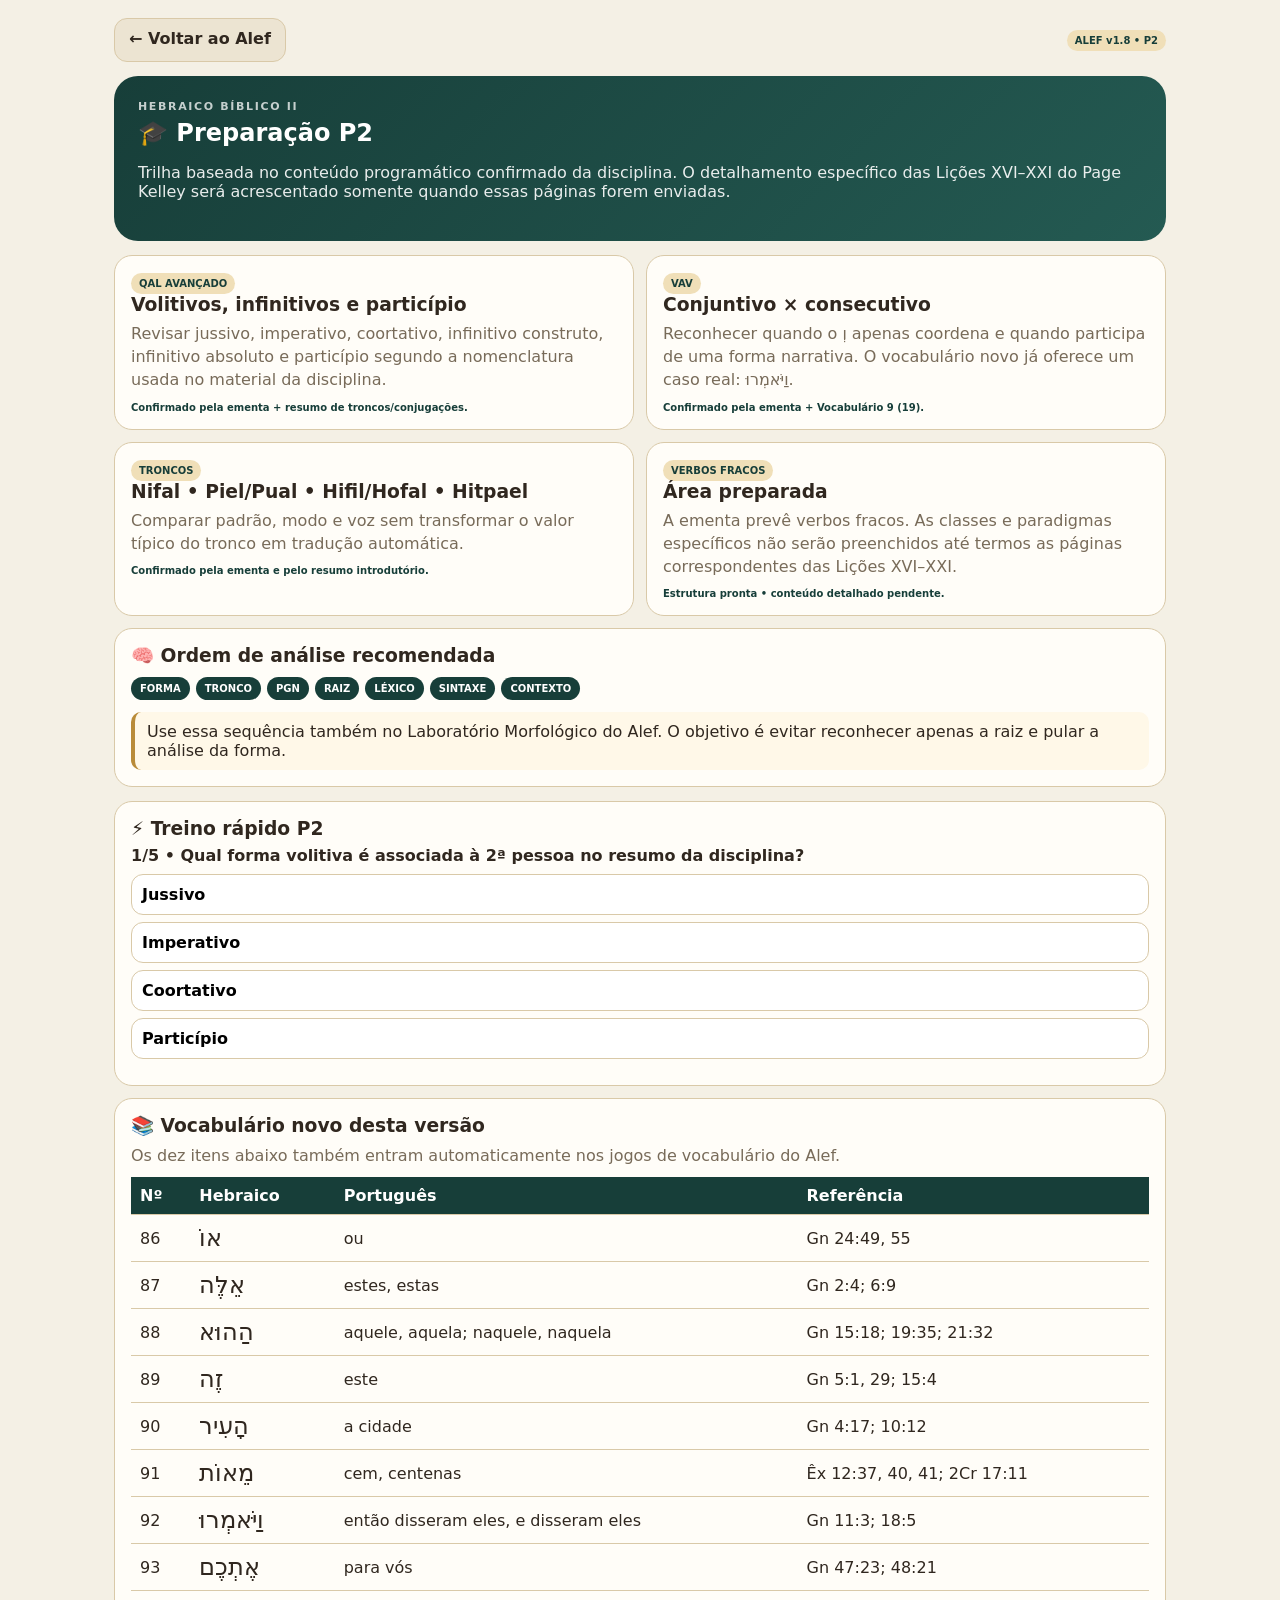
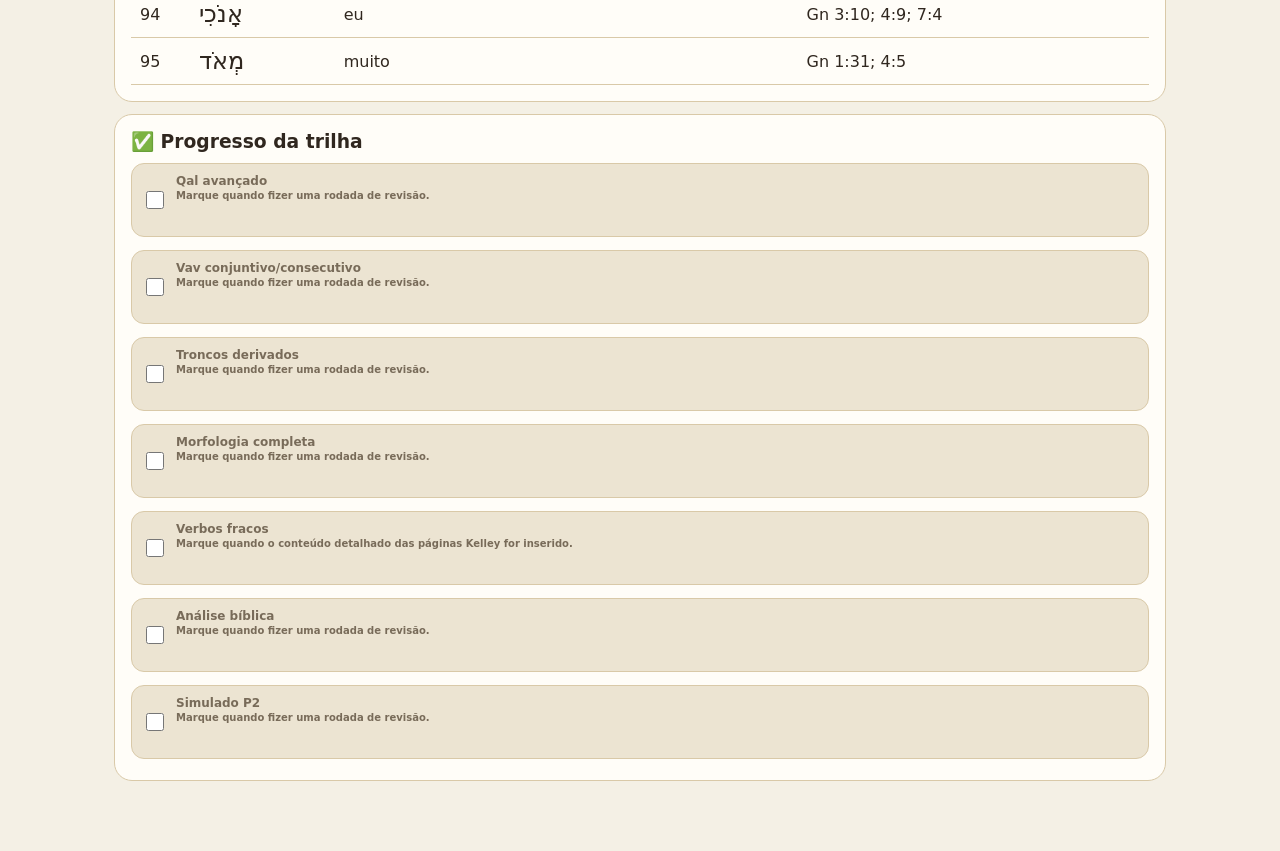
<file: docs/p2.html>
<!doctype html>
<html lang="pt-BR">
<head>
<meta charset="utf-8">
<meta name="viewport" content="width=device-width,initial-scale=1,viewport-fit=cover">
<meta name="theme-color" content="#173e39">
<title>Alef • Preparação P2</title>
<link rel="stylesheet" href="styles.css">
<style>
.p2-shell{max-width:1080px;margin:auto;padding:18px 14px 70px}.p2-top{display:flex;gap:12px;align-items:center;justify-content:space-between;margin-bottom:14px}.p2-back{text-decoration:none}.p2-hero{background:linear-gradient(135deg,#173e39,#245a52);color:#fff;border-radius:24px;padding:24px;margin-bottom:14px}.p2-hero h1{margin:6px 0}.p2-hero p{opacity:.9}.p2-grid{display:grid;grid-template-columns:repeat(2,minmax(0,1fr));gap:12px}.p2-card{border:1px solid var(--line);background:var(--panel);border-radius:18px;padding:16px}.p2-card h3{margin:0 0 7px}.p2-card p{margin:0;color:var(--muted);line-height:1.45}.p2-badge{display:inline-block;padding:5px 8px;border-radius:999px;background:#f0dfb8;color:#173e39;font-size:10px;font-weight:900}.p2-status{margin-top:10px;font-size:10px;font-weight:800;color:var(--green)}.p2-study{display:grid;gap:8px;margin-top:10px}.p2-check{display:flex;align-items:flex-start;gap:9px;padding:10px;border:1px solid var(--line);border-radius:13px;background:var(--panel2)}.p2-check input{width:18px;height:18px;accent-color:var(--green)}.p2-quiz{margin-top:14px}.p2-q{font-weight:900;margin-bottom:9px}.p2-options{display:grid;gap:7px}.p2-options button{border:1px solid var(--line);background:#fff;border-radius:12px;padding:10px;text-align:left;font-weight:750}.p2-options button.ok{background:#eef8f2;border-color:#76a68e}.p2-options button.bad{background:#fff1ef;border-color:#c98c85}.p2-result{margin-top:10px;font-size:12px;font-weight:800}.p2-word-table{overflow:auto;margin-top:10px}.p2-word-table table{width:100%;border-collapse:collapse}.p2-word-table th,.p2-word-table td{padding:9px;border-bottom:1px solid var(--line);text-align:left}.p2-word-table .he{direction:rtl;font-size:24px;font-family:"Times New Roman",serif}.p2-alert{border-left:4px solid var(--gold);padding:10px 12px;background:#fff8e8;border-radius:10px;margin-top:12px}.p2-route{display:flex;flex-wrap:wrap;gap:6px;margin-top:10px}.p2-route span{background:#173e39;color:#fff;border-radius:999px;padding:6px 9px;font-size:10px;font-weight:850}@media(max-width:720px){.p2-grid{grid-template-columns:1fr}.p2-top{align-items:flex-start}.p2-hero{padding:18px}}
</style>
</head>
<body>
<div class="p2-shell">
  <div class="p2-top"><a class="btn ghost p2-back" href="index.html">← Voltar ao Alef</a><span class="p2-badge">ALEF v1.8 • P2</span></div>
  <section class="p2-hero"><div class="kicker">Hebraico Bíblico II</div><h1>🎓 Preparação P2</h1><p>Trilha baseada no conteúdo programático confirmado da disciplina. O detalhamento específico das Lições XVI–XXI do Page Kelley será acrescentado somente quando essas páginas forem enviadas.</p></section>

  <div class="p2-grid">
    <article class="p2-card"><span class="p2-badge">QAL AVANÇADO</span><h3>Volitivos, infinitivos e particípio</h3><p>Revisar jussivo, imperativo, coortativo, infinitivo construto, infinitivo absoluto e particípio segundo a nomenclatura usada no material da disciplina.</p><div class="p2-status">Confirmado pela ementa + resumo de troncos/conjugações.</div></article>
    <article class="p2-card"><span class="p2-badge">VAV</span><h3>Conjuntivo × consecutivo</h3><p>Reconhecer quando o וְ apenas coordena e quando participa de uma forma narrativa. O vocabulário novo já oferece um caso real: וַיֹּאמְרוּ.</p><div class="p2-status">Confirmado pela ementa + Vocabulário 9 (19).</div></article>
    <article class="p2-card"><span class="p2-badge">TRONCOS</span><h3>Nifal • Piel/Pual • Hifil/Hofal • Hitpael</h3><p>Comparar padrão, modo e voz sem transformar o valor típico do tronco em tradução automática.</p><div class="p2-status">Confirmado pela ementa e pelo resumo introdutório.</div></article>
    <article class="p2-card"><span class="p2-badge">VERBOS FRACOS</span><h3>Área preparada</h3><p>A ementa prevê verbos fracos. As classes e paradigmas específicos não serão preenchidos até termos as páginas correspondentes das Lições XVI–XXI.</p><div class="p2-status">Estrutura pronta • conteúdo detalhado pendente.</div></article>
  </div>

  <section class="p2-card" style="margin-top:12px"><h3>🧠 Ordem de análise recomendada</h3><div class="p2-route"><span>FORMA</span><span>TRONCO</span><span>PGN</span><span>RAIZ</span><span>LÉXICO</span><span>SINTAXE</span><span>CONTEXTO</span></div><div class="p2-alert">Use essa sequência também no Laboratório Morfológico do Alef. O objetivo é evitar reconhecer apenas a raiz e pular a análise da forma.</div></section>

  <section class="p2-card p2-quiz"><h3>⚡ Treino rápido P2</h3><div id="p2Quiz"></div></section>

  <section class="p2-card" style="margin-top:12px"><h3>📚 Vocabulário novo desta versão</h3><p>Os dez itens abaixo também entram automaticamente nos jogos de vocabulário do Alef.</p><div id="p2Words" class="p2-word-table"></div></section>

  <section class="p2-card" style="margin-top:12px"><h3>✅ Progresso da trilha</h3><div class="p2-study" id="p2Checklist"></div></section>
</div>
<script src="p2.js"></script>
</body>
</html>
</file>
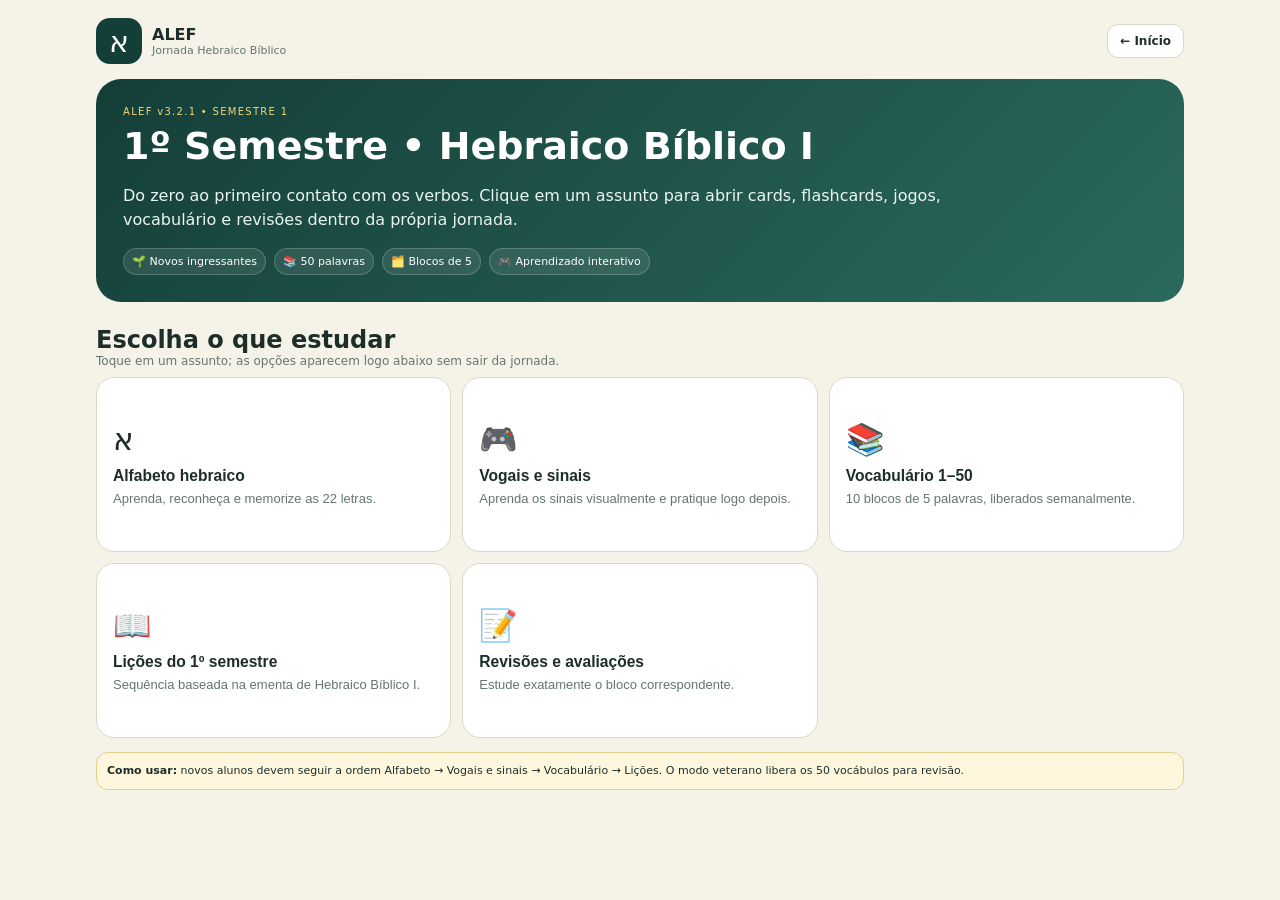
<file: docs/semestre1.html>
<!doctype html><html lang="pt-BR"><head><meta charset="utf-8"><meta name="viewport" content="width=device-width,initial-scale=1"><meta name="theme-color" content="#143f38"><title>Alef • 1º Semestre</title><link rel="stylesheet" href="semester-v321.css?v=321"></head><body><div class="shell">
<header class="top"><div class="brand"><div class="logo">א</div><div><strong>ALEF</strong><span>Jornada Hebraico Bíblico</span></div></div><a class="back" href="index.html">← Início</a></header>
<section class="hero"><div class="eyebrow">ALEF v3.2.1 • SEMESTRE 1</div><h1>1º Semestre • Hebraico Bíblico I</h1><p>Do zero ao primeiro contato com os verbos. Clique em um assunto para abrir cards, flashcards, jogos, vocabulário e revisões dentro da própria jornada.</p>
<div class="statusline"><span>🌱 Novos ingressantes</span><span>📚 50 palavras</span><span>🗂️ Blocos de 5</span><span>🎮 Aprendizado interativo</span></div></section>
<main id="app"></main></div><script src="semester-v321.js?v=321"></script></body></html>
</file>
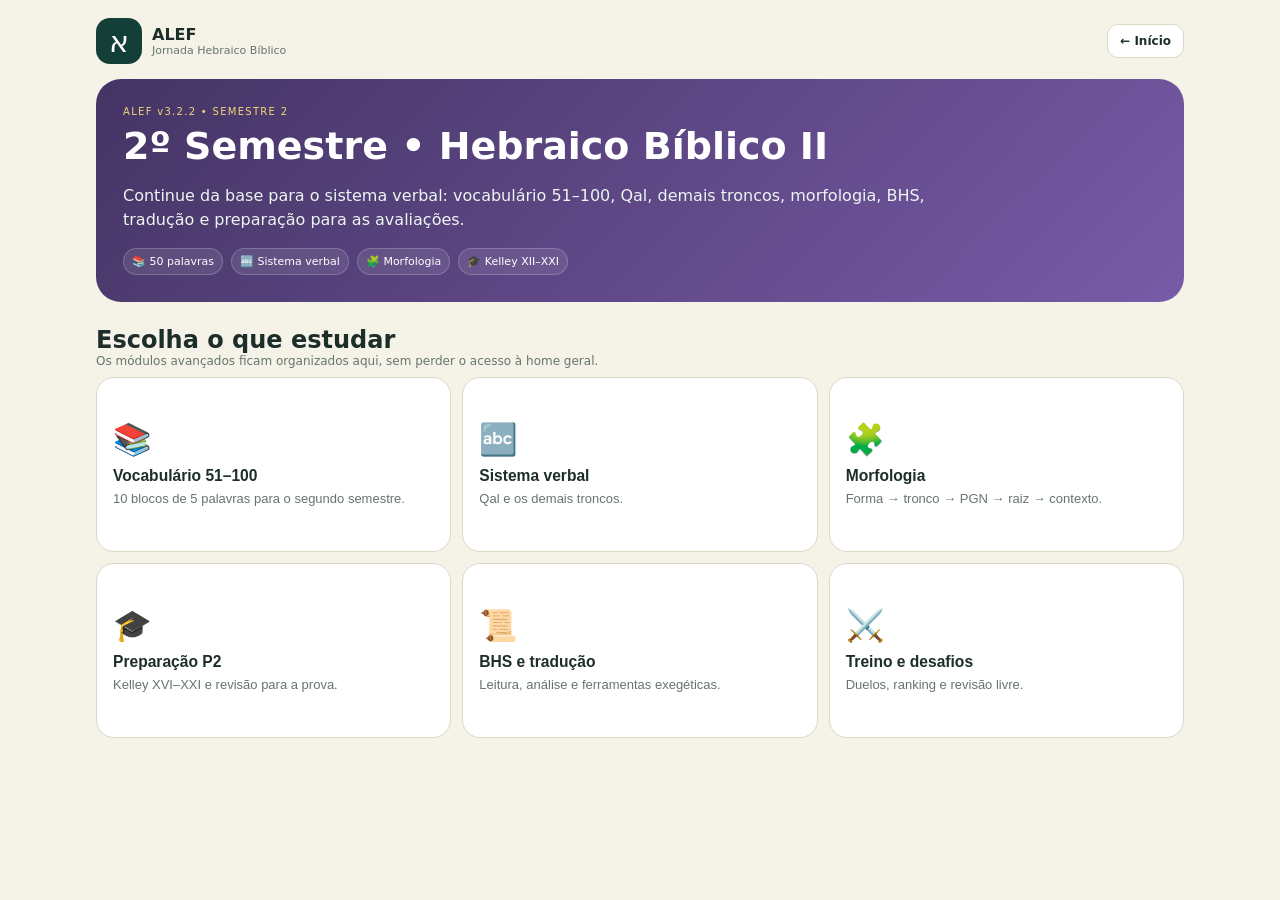
<file: docs/semestre2.html>
<!doctype html><html lang="pt-BR"><head>
<meta charset="utf-8"><meta name="viewport" content="width=device-width,initial-scale=1">
<meta name="theme-color" content="#493867"><title>Alef • 2º Semestre</title>
<link rel="stylesheet" href="semester2-v322.css?v=322"></head><body>
<div class="shell">
<header class="top"><div class="brand"><div class="logo">א</div><div><strong>ALEF</strong><span>Jornada Hebraico Bíblico</span></div></div><a class="back" href="index.html">← Início</a></header>
<section class="hero" style="background:linear-gradient(135deg,#443464,#785ba7)">
<div class="eyebrow">ALEF v3.2.2 • SEMESTRE 2</div>
<h1>2º Semestre • Hebraico Bíblico II</h1>
<p>Continue da base para o sistema verbal: vocabulário 51–100, Qal, demais troncos, morfologia, BHS, tradução e preparação para as avaliações.</p>
<div class="statusline"><span>📚 50 palavras</span><span>🔤 Sistema verbal</span><span>🧩 Morfologia</span><span>🎓 Kelley XII–XXI</span></div>
</section>
<main id="app"></main>
</div><script src="semester2-v322.js?v=322"></script></body></html>
</file>
<file: sobre-alef.css>
:root{--g:#143f38;--g2:#2a675b;--cream:#f5f2e8;--ink:#20302d;--muted:#687773;--line:#dcd7c9;--gold:#d5aa3d}
*{box-sizing:border-box}
body{margin:0;background:var(--cream);color:var(--ink);font-family:Inter,system-ui,-apple-system,Segoe UI,Arial,sans-serif}
.about-shell{max-width:980px;margin:auto;padding:18px 16px 64px}
.top{display:flex;justify-content:space-between;align-items:center;gap:10px}
.brand{display:flex;gap:10px;align-items:center}.logo{width:46px;height:46px;border-radius:14px;background:var(--g);color:white;display:grid;place-items:center;font:30px Georgia,serif}
.brand strong,.brand span{display:block}.brand span{font-size:11px;color:var(--muted)}
.back{background:#fff;color:var(--ink);border:1px solid var(--line);border-radius:10px;padding:9px 12px;text-decoration:none;font-size:12px;font-weight:800}
.hero{margin-top:16px;background:linear-gradient(135deg,var(--g),var(--g2));color:white;border-radius:24px;padding:26px}
.eyebrow{font-size:10px;letter-spacing:.13em;color:#f0d77b}.hero h1{margin:7px 0;font-size:38px}.hero p{max-width:760px;color:#edf5f2;line-height:1.5}
.card{background:#fff;border:1px solid var(--line);border-radius:18px;padding:17px}
.creator{display:flex;align-items:center;gap:14px;margin-top:14px}.creator-mark{width:66px;height:66px;border-radius:50%;display:grid;place-items:center;background:#eef6f3;color:var(--g);font-weight:900;font-size:22px;border:1px solid #cddfd9}
.creator small,.motto small{font-size:9px;letter-spacing:.12em;color:var(--muted)}.creator h2,.creator p{margin:3px 0}
.grid{display:grid;grid-template-columns:repeat(2,1fr);gap:10px;margin-top:10px}.icon{font-size:27px}.grid h3{margin:8px 0 5px}.grid p{margin:0;color:var(--muted);font-size:13px;line-height:1.48}
.motto{display:flex;gap:15px;align-items:center;margin-top:10px}.motto>span{font:58px Georgia,serif;color:var(--g)}.motto h2{margin:4px 0}.motto p{margin:0;color:var(--muted);font-size:12px;line-height:1.45}
footer{margin-top:16px;padding:13px 4px;text-align:center;color:var(--muted);font-size:11px;display:flex;gap:7px;justify-content:center;flex-wrap:wrap}
@media(max-width:680px){.grid{grid-template-columns:1fr}.hero h1{font-size:31px}.motto{align-items:flex-start}}
</file>
<file: docs/course.css>
:root{--bg:#f4f0e5;--panel:#fffdf8;--ink:#30271f;--muted:#786b59;--green:#173e39;--green2:#22564e;--gold:#b98b39;--line:#d9c9a8;--ok:#2f6c50;--bad:#8b443c;--blue:#385d73;--shadow:0 10px 32px rgba(48,39,31,.10)}
*{box-sizing:border-box}body{margin:0;background:var(--bg);color:var(--ink);font-family:Inter,system-ui,-apple-system,Segoe UI,Roboto,Arial,sans-serif}.course-shell{max-width:1180px;margin:auto;padding:18px 16px 90px}.course-top{display:flex;justify-content:space-between;align-items:center;gap:12px;margin-bottom:16px}.brand{display:flex;align-items:center;gap:10px}.alef{width:48px;height:48px;border-radius:15px;background:var(--green);color:#fff;display:grid;place-items:center;font-size:30px;font-family:serif}.brand strong{display:block;font-size:20px}.brand span{font-size:12px;color:var(--muted)}.btn{appearance:none;border:0;border-radius:12px;padding:11px 14px;background:var(--green);color:white;font-weight:800;cursor:pointer;text-decoration:none;display:inline-flex;align-items:center;justify-content:center;gap:6px}.btn.gold{background:var(--gold);color:#231c13}.btn.ghost{background:transparent;color:var(--green);border:1px solid var(--line)}.hero{background:linear-gradient(135deg,var(--green),var(--green2));color:#fff;border-radius:24px;padding:24px;box-shadow:var(--shadow)}.hero h1{margin:5px 0 8px;font-size:clamp(28px,6vw,48px)}.hero p{margin:0;opacity:.88;max-width:780px}.kicker{text-transform:uppercase;letter-spacing:.12em;font-size:11px;font-weight:900;color:#e9c87b}.dashboard{display:grid;grid-template-columns:1.2fr .8fr;gap:14px;margin-top:14px}.card{background:var(--panel);border:1px solid var(--line);border-radius:18px;padding:16px;box-shadow:0 4px 18px rgba(48,39,31,.05)}.card h2,.card h3{margin-top:0}.progress{height:12px;background:#e7dec9;border-radius:999px;overflow:hidden}.progress>div{height:100%;background:var(--gold);width:0}.metrics{display:grid;grid-template-columns:repeat(4,1fr);gap:8px}.metric{background:#f0e8d8;border-radius:14px;padding:12px;text-align:center}.metric b{display:block;font-size:22px;color:var(--green)}.metric span{font-size:11px;color:var(--muted)}.track-grid,.level-grid,.lab-grid{display:grid;grid-template-columns:repeat(2,minmax(0,1fr));gap:12px}.track{cursor:pointer;transition:.15s;border:2px solid transparent}.track:hover,.track.active{border-color:var(--gold);transform:translateY(-1px)}.level-card{display:flex;flex-direction:column;gap:8px}.level-head{display:flex;justify-content:space-between;gap:10px;align-items:center}.level-icon{font-size:26px}.lesson-list{display:grid;gap:10px}.lesson-row{display:grid;grid-template-columns:auto 1fr auto;gap:12px;align-items:center;background:var(--panel);border:1px solid var(--line);border-radius:16px;padding:12px}.lesson-no{width:44px;height:44px;border-radius:14px;background:#efe4c8;color:var(--green);font-weight:900;display:grid;place-items:center}.lesson-row h4{margin:0 0 4px}.lesson-row p{margin:0;font-size:12px;color:var(--muted)}.status{font-size:10px;font-weight:900;padding:5px 8px;border-radius:999px;background:#e8efe9;color:var(--ok)}.status.pending{background:#f5e8e6;color:var(--bad)}.lesson-detail{display:none;margin-top:14px}.lesson-detail.active{display:block}.theory-grid{display:grid;grid-template-columns:repeat(2,minmax(0,1fr));gap:10px}.theory{background:#f7f1e5;border-radius:14px;padding:13px;border:1px solid #e6dbc4}.theory h4{margin:0 0 5px;color:var(--green)}.theory p{margin:0;font-size:13px;line-height:1.55}.hebrew{font-family:"Times New Roman",serif;font-size:28px;direction:rtl}.data-table{width:100%;border-collapse:collapse}.data-table th,.data-table td{border-bottom:1px solid var(--line);padding:8px;text-align:left}.quiz-box{margin-top:12px}.q{padding:14px 0;border-bottom:1px solid var(--line)}.q:last-child{border-bottom:0}.q strong{display:block;margin-bottom:8px}.opts{display:grid;gap:7px}.opt{border:1px solid var(--line);background:#fff;border-radius:11px;padding:10px;text-align:left;cursor:pointer}.opt.correct{border-color:var(--ok);background:#eaf3ed}.opt.wrong{border-color:var(--bad);background:#f7e8e6}.feedback{font-size:12px;margin-top:6px;color:var(--muted)}.mastery{display:grid;grid-template-columns:repeat(2,1fr);gap:8px}.mastery-row{background:#f7f1e5;border-radius:12px;padding:10px}.mastery-row header{display:flex;justify-content:space-between;font-size:12px;margin-bottom:6px}.callout{border-left:4px solid var(--gold);background:#fff7e5;padding:12px 14px;border-radius:12px;margin-top:12px}.hidden{display:none!important}.course-bottom{position:fixed;bottom:0;left:0;right:0;background:rgba(255,253,248,.96);border-top:1px solid var(--line);backdrop-filter:blur(12px);z-index:20}.course-bottom>div{max-width:760px;margin:auto;display:grid;grid-template-columns:repeat(4,1fr)}.course-bottom a{padding:10px 6px;text-align:center;text-decoration:none;color:var(--green);font-size:11px;font-weight:800}.course-bottom span{display:block;font-size:20px}.section-title{margin:24px 0 10px}.source-note{font-size:11px;color:var(--muted);line-height:1.45}.resume-box{display:flex;justify-content:space-between;gap:14px;align-items:center}.resume-box h3{margin:0}.resume-box p{margin:4px 0 0;color:var(--muted);font-size:13px}
@media(max-width:760px){.dashboard{grid-template-columns:1fr}.metrics{grid-template-columns:repeat(2,1fr)}.track-grid,.level-grid,.lab-grid,.theory-grid{grid-template-columns:1fr}.lesson-row{grid-template-columns:auto 1fr}.lesson-row .btn{grid-column:1/-1}.course-top{align-items:flex-start}.course-top>.btn{padding:9px 10px;font-size:12px}}
</file>
<file: docs/fundamentos-v324.css>
:root{--green:#173e39;--green2:#245b53;--cream:#f4f0e5;--gold:#d5a637;--ink:#1d2927;--muted:#66736f;--line:#d9d3c4;--purple:#6650a4;--red:#9f3b34;--blue:#2f6680}
*{box-sizing:border-box}.hidden{display:none!important}
body{margin:0;background:var(--cream);color:var(--ink);font-family:Inter,system-ui,-apple-system,Segoe UI,Arial,sans-serif}
.game-shell{max-width:1100px;margin:auto;padding:18px 16px 92px}.game-hero{margin-top:12px}
.score-strip{display:grid;grid-template-columns:repeat(4,1fr);gap:8px;margin-top:12px}
.score-strip>div{background:#fff;border:1px solid var(--line);border-radius:14px;padding:10px;text-align:center}.score-strip b{display:block;font-size:22px;color:var(--green)}.score-strip span{font-size:11px;color:var(--muted)}
.game-head,.arena-top{display:flex;align-items:flex-start;justify-content:space-between;gap:12px}.mini-actions,.keyboard-tools,.board-actions,.flash-nav,.flash-controls{display:flex;gap:8px;flex-wrap:wrap;align-items:center}
.journey{margin-top:14px}.journey-grid{display:grid;grid-template-columns:repeat(4,1fr);gap:9px;margin-top:12px}.journey-step{border:1px solid var(--line);border-radius:14px;padding:12px;background:#fff;text-decoration:none;color:inherit}.journey-step b{display:block;font-size:13px}.journey-step span{font-size:11px;color:var(--muted)}.journey-step em{font-style:normal;font-size:20px;display:block;margin-bottom:5px}
.alef-tip{display:flex;gap:8px;align-items:flex-start;background:#eef6f3;border-left:4px solid var(--green2);padding:10px 12px;border-radius:10px;margin:10px 0;font-size:13px}.alef-tip strong{white-space:nowrap}.alef-tip.pending{background:#f5f0ff;border-left-color:var(--purple)}
.alphabet-board{display:grid;grid-template-columns:repeat(11,1fr);gap:7px;direction:rtl;margin-top:14px}.alpha-slot{aspect-ratio:1;border:2px dashed #c9c1ad;background:#fbfaf6;border-radius:12px;display:flex;align-items:center;justify-content:center;position:relative;font-family:"Times New Roman",serif;font-size:30px;cursor:pointer}.alpha-slot .num{position:absolute;left:5px;top:3px;font:10px system-ui;color:#9a9383;direction:ltr}.alpha-slot.filled{border-style:solid;border-color:#8eb2aa;background:#eef7f4}.alpha-slot.good{background:#e7f5eb;border-color:#4b9a64}.alpha-slot.bad{background:#fae9e7;border-color:#c3645d}
.letter-bank{display:grid;grid-template-columns:repeat(11,1fr);gap:7px;direction:rtl}.bank-letter{min-height:50px;border:1px solid var(--line);border-radius:12px;background:#fff;font-family:"Times New Roman",serif;font-size:29px;cursor:pointer}.bank-letter.used{opacity:.25;pointer-events:none}.bank-letter:active{transform:scale(.96)}.subhead{font-size:14px;margin:16px 0 7px}
.keyboard-output{min-height:92px;border:2px solid #bed1cb;background:#fff;border-radius:16px;padding:18px;font-size:44px;line-height:1.4;text-align:right;overflow-wrap:anywhere;margin:12px 0}.keyboard-tools{justify-content:flex-end}
.keyboard-section{margin-top:14px}.keyboard-section>b{font-size:12px;color:var(--muted);text-transform:uppercase;letter-spacing:.05em}
.hebrew-keyboard{display:grid;grid-template-columns:repeat(11,1fr);gap:6px;margin-top:7px;direction:rtl}.hebrew-keyboard.compact{grid-template-columns:repeat(10,1fr);direction:rtl}.heb-key{border:1px solid var(--line);background:#fff;border-radius:10px;min-height:46px;font:25px "Times New Roman",serif;cursor:pointer}.heb-key.mark{font-size:22px;background:#fff8df}.heb-key.final{background:#f4efff}.heb-key:hover{outline:2px solid #c9b66d}
.flash-controls{justify-content:space-between}.flash-controls select{min-width:190px}
.flashcard{width:100%;min-height:245px;border:1px solid var(--line);border-radius:20px;background:linear-gradient(145deg,#fff,#f8f5ec);padding:24px;margin-top:12px;display:flex;flex-direction:column;align-items:center;justify-content:center;cursor:pointer;color:var(--ink)}.flashcard.revealed{background:linear-gradient(145deg,#eef8f4,#fff)}.flash-label{font-size:10px;color:var(--muted);letter-spacing:.08em}.flash-main{font:64px "Times New Roman",serif;margin:12px 0}.flash-sub{max-width:650px;text-align:center;font-size:15px;line-height:1.5}.flash-nav{justify-content:center;margin-top:10px}
.mode-grid{display:grid;grid-template-columns:repeat(4,1fr);gap:9px;margin-top:12px}.mode-card{border:1px solid var(--line);background:#fff;border-radius:14px;padding:13px;text-align:left;cursor:pointer;color:inherit}.mode-card .icon{display:block;font-size:25px;margin-bottom:6px}.mode-card strong{display:block}.mode-card small{display:block;color:var(--muted);margin-top:3px;line-height:1.35}
.arena{margin-top:14px}.hearts{font-size:22px;color:#a64038;letter-spacing:2px}.round{font-size:12px;color:var(--muted);margin-top:4px}.question-prompt{text-align:center;padding:10px 0}.question-prompt h3{margin:6px 0}.big-hebrew{font:72px "Times New Roman",serif;line-height:1.2;direction:rtl}.answer-grid{display:grid;grid-template-columns:repeat(2,1fr);gap:8px}.answer{min-height:52px;border:1px solid var(--line);border-radius:12px;background:#fff;padding:10px;font-weight:700;cursor:pointer}.hebrew-answer{font:30px "Times New Roman",serif;direction:rtl}.answer.correct,.symbol-btn.correct{background:#e4f4e9;border-color:#4c9d65}.answer.wrong,.symbol-btn.wrong{background:#fae7e5;border-color:#bd6159}.symbol-grid{display:grid;grid-template-columns:repeat(5,1fr);gap:8px}.symbol-btn{border:1px solid var(--line);background:#fff;border-radius:12px;min-height:60px;font:32px "Times New Roman",serif;cursor:pointer}.symbol-btn.selected{outline:3px solid var(--gold);background:#fff8dd}.tip-box{margin-top:12px;padding:10px 12px;border-radius:10px;background:#f6f2e7;font-size:13px;line-height:1.45}.feedback-panel{margin-top:10px;padding:12px;border-radius:12px}.feedback-panel.ok{background:#e4f4e9}.feedback-panel.bad{background:#fae7e5}.arena-actions{display:flex;gap:8px;justify-content:flex-end;margin-top:10px}
.badge-grid{display:grid;grid-template-columns:repeat(4,1fr);gap:8px}.achievement{border:1px solid var(--line);border-radius:12px;padding:10px;background:#f4f2ec;opacity:.52}.achievement.unlocked{opacity:1;background:#fff9de;border-color:#d8bb65}.achievement span{font-size:26px;display:block}.achievement strong{font-size:12px;display:block}.achievement small{font-size:10px;color:var(--muted)}
.word-anatomy{display:flex;gap:6px;justify-content:center;align-items:center;flex-wrap:wrap;direction:rtl;margin:12px 0}.word-piece{padding:10px 14px;border-radius:12px;background:#fff;border:1px solid var(--line);font:34px "Times New Roman",serif}.word-piece.target{outline:3px solid var(--gold)}
@media(max-width:760px){.journey-grid,.mode-grid{grid-template-columns:repeat(2,1fr)}.alphabet-board,.letter-bank{grid-template-columns:repeat(6,1fr)}.hebrew-keyboard{grid-template-columns:repeat(6,1fr)}.hebrew-keyboard.compact{grid-template-columns:repeat(5,1fr)}.badge-grid{grid-template-columns:repeat(2,1fr)}}
@media(max-width:460px){.score-strip{grid-template-columns:repeat(2,1fr)}.answer-grid{grid-template-columns:1fr}.symbol-grid{grid-template-columns:repeat(4,1fr)}.alphabet-board,.letter-bank{gap:5px}.alpha-slot{font-size:26px}.game-head{display:block}.mini-actions{margin-top:8px}}

/* v3.2.3 — destaque de erro e suporte visual das vogais */
.answer.wrong,.symbol-btn.wrong{
  background:#fde3df!important;
  border-color:#c64e45!important;
  color:#8b241e!important;
  box-shadow:0 0 0 2px #c64e4522;
}
.feedback-panel.bad{
  background:#fde3df!important;
  border:1px solid #d67870!important;
  color:#8b241e!important;
}
.vowel-placeholder{
  font-family:"Times New Roman","Noto Sans Hebrew",serif;
}

/* v3.2.4 — módulo didático das guturais */
.guttural-teach{
  background:#fbfaf6;
  border:1px solid var(--line);
  border-radius:18px;
  padding:16px;
  margin-bottom:14px;
  text-align:left;
}
.guttural-teach-head h3{margin:5px 0 6px;font-size:22px}
.guttural-teach-head p{margin:0;color:var(--muted);line-height:1.5}
.guttural-cards{
  display:grid;
  grid-template-columns:repeat(4,1fr);
  gap:8px;
  margin-top:14px;
}
.guttural-cards article{
  background:#fff;
  border:1px solid var(--line);
  border-radius:14px;
  padding:12px;
  text-align:center;
}
.guttural-letter{
  font:52px "Times New Roman","Noto Sans Hebrew",serif;
  direction:rtl;
  color:var(--green);
  margin-bottom:4px;
}
.guttural-cards b,.guttural-cards small{display:block}
.guttural-cards small{font-size:10px;color:var(--muted);margin-top:3px}
.guttural-rules{
  display:grid;
  grid-template-columns:repeat(2,1fr);
  gap:8px;
  margin-top:12px;
}
.guttural-rules>div{
  background:#f3f0e6;
  border-radius:11px;
  padding:10px;
}
.guttural-rules strong,.guttural-rules span{display:block}
.guttural-rules strong{font-size:12px;color:var(--green)}
.guttural-rules span{font-size:11px;line-height:1.4;margin-top:3px}
.source-box{
  display:flex;
  gap:8px;
  align-items:flex-start;
  padding:10px 12px;
  border-radius:11px;
  margin-top:10px;
  font-size:11px;
  line-height:1.45;
}
.source-box strong{white-space:nowrap}
.lab-source{background:#eef6f3;border-left:4px solid var(--green2)}
.kelley-source{background:#f5f0ff;border-left:4px solid var(--purple)}
.guttural-challenge{
  border-top:1px solid var(--line);
  margin-top:4px;
  padding-top:16px;
}
@media(max-width:700px){
  .guttural-cards{grid-template-columns:repeat(2,1fr)}
  .guttural-rules{grid-template-columns:1fr}
  .source-box{display:block}
  .source-box strong{display:block;margin-bottom:4px}
}
</file>
<file: docs/styles.css>
:root{
  --bg:#f4f0e5;--panel:#fffdf8;--panel2:#ece4d2;--ink:#30271f;--muted:#786b59;
  --green:#173e39;--green2:#22564e;--gold:#b98b39;--line:#d9c9a8;--ok:#2f6c50;
  --bad:#8b443c;--blue:#385d73;--shadow:0 10px 32px rgba(46,39,29,.07)
}
*{box-sizing:border-box}html,body{margin:0;padding:0;background:var(--bg);color:var(--ink);font-family:Inter,system-ui,-apple-system,"Segoe UI",sans-serif}button,input,select{font:inherit}button{cursor:pointer}a{color:inherit}
.hidden{display:none!important}.hebrew{direction:rtl;font-family:"Times New Roman","Noto Sans Hebrew",serif}.shell{max-width:1080px;margin:0 auto;padding:14px 14px 96px}.top{display:flex;align-items:center;justify-content:space-between;gap:10px;margin-bottom:14px}.brand{display:flex;align-items:center;gap:10px;min-width:0}.alef{width:49px;height:49px;border-radius:15px;background:var(--green);color:#f8ead0;display:grid;place-items:center;font:700 35px "Times New Roman",serif;box-shadow:var(--shadow)}.brand strong{display:block;font-size:18px}.brand span{display:block;color:var(--muted);font-size:12px}.pill{border:1px solid var(--line);background:var(--panel);border-radius:999px;padding:9px 12px;color:var(--ink);font-weight:800}.view{display:none}.view.active{display:block}.hero{background:linear-gradient(145deg,var(--green),#102f2c);color:#fff;border-radius:26px;padding:25px;position:relative;overflow:hidden;box-shadow:var(--shadow)}.hero:after{content:"א";position:absolute;right:-8px;bottom:-50px;font:700 195px "Times New Roman",serif;color:#fff;opacity:.06}.hero h1{margin:4px 0 8px;font-size:clamp(30px,7vw,50px);line-height:1}.hero p{margin:0;max-width:710px;opacity:.88;line-height:1.5}.kicker{font-size:11px;text-transform:uppercase;letter-spacing:.15em;font-weight:850;opacity:.75}.update-banner{margin-top:10px;background:#fff6da;border:1px solid #e8d095;border-radius:16px;padding:12px 14px;color:#6d4c11;display:flex;align-items:center;justify-content:space-between;gap:12px;font-size:12px}.update-banner button{border:0;background:transparent;font-weight:900;color:var(--green)}
.grid{display:grid;grid-template-columns:repeat(2,minmax(0,1fr));gap:12px;margin-top:14px}.grid3{display:grid;grid-template-columns:repeat(3,minmax(0,1fr));gap:10px}.card{border:1px solid var(--line);background:var(--panel);border-radius:20px;padding:18px;min-width:0;box-shadow:var(--shadow)}.card h2,.card h3{margin:0 0 7px}.card p{margin:0;color:var(--muted);line-height:1.48;font-size:13px}.action-card{display:flex;flex-direction:column;min-height:176px}.action-card .ico{font-size:28px;margin-bottom:10px}.action-card button{margin-top:auto}.metric{display:grid;grid-template-columns:repeat(4,1fr);gap:8px;margin-top:12px}.metric>div{background:var(--panel2);border-radius:14px;padding:10px;text-align:center}.metric b{display:block;font-size:20px}.metric span{font-size:10px;color:var(--muted)}
.btn{border:0;border-radius:13px;min-height:44px;padding:10px 14px;font-weight:850;background:var(--green);color:white}.btn.gold{background:var(--gold);color:#251a09}.btn.ghost{background:var(--panel2);color:var(--ink);border:1px solid var(--line)}.btn.light{background:var(--panel);color:var(--green);border:1px solid var(--line)}.btn.bad{background:var(--bad)}.btn.small{min-height:34px;padding:7px 10px;font-size:11px}.btn:disabled{opacity:.45;cursor:default}.toolbar{display:flex;align-items:center;gap:8px;flex-wrap:wrap;margin:12px 0}.back{border:0;background:transparent;color:var(--green);font-weight:900;min-height:44px;padding:6px 4px}.section-title{font-size:25px;margin:0}.section-sub{width:100%;color:var(--muted);font-size:12px;margin-top:-7px}.tabs{display:flex;gap:7px;overflow:auto;padding-bottom:6px;margin:9px 0}.tab{white-space:nowrap;border:1px solid var(--line);background:var(--panel);border-radius:999px;padding:8px 12px;color:var(--muted);font-size:11px;font-weight:850}.tab.active{background:var(--green);color:white;border-color:var(--green)}.subview{display:none}.subview.active{display:block}
.groups{display:grid;grid-template-columns:repeat(5,minmax(0,1fr));gap:8px}.groupbtn{border:1px solid var(--line);background:var(--panel);border-radius:15px;padding:12px 7px;color:var(--ink);font-weight:850;min-height:58px;position:relative}.groupbtn.active{background:var(--green);color:#fff}.groupbtn.locked{opacity:.45}.groupbtn .newtag{position:absolute;right:5px;top:5px;font-size:8px;background:var(--gold);color:#241908;padding:2px 5px;border-radius:999px}.form-row{display:grid;grid-template-columns:1fr 1fr;gap:10px}label{display:block;font-size:12px;color:var(--muted);font-weight:800;margin:0 0 5px}select,input{width:100%;min-height:46px;border:1px solid var(--line);border-radius:12px;background:#fffdf7;color:var(--ink);padding:9px 11px;font-size:16px}.quiz{margin-top:14px;border:1px solid var(--line);background:var(--panel);border-radius:22px;padding:20px;text-align:center}.qmeta{font-size:11px;text-transform:uppercase;letter-spacing:.1em;font-weight:900;color:var(--muted)}.prompt{margin:12px auto 18px;font-size:clamp(28px,8vw,58px);font-weight:850;line-height:1.28;overflow-wrap:anywhere}.prompt.hebrew{font-size:clamp(48px,12vw,86px)}.options{display:grid;grid-template-columns:1fr 1fr;gap:9px}.opt{border:1px solid var(--line);border-radius:13px;background:var(--panel2);color:var(--ink);min-height:58px;padding:9px;font-weight:780}.opt.hebrew{font-size:26px}.opt.correct{background:var(--ok);color:#fff;border-color:var(--ok)}.opt.wrong{background:var(--bad);color:#fff;border-color:var(--bad)}.feedback{min-height:38px;padding-top:10px;font-weight:850}.stats{display:grid;grid-template-columns:repeat(4,1fr);gap:8px;margin:12px 0}.stat{background:var(--panel2);border-radius:13px;padding:10px;text-align:center}.stat b{display:block;font-size:20px}.stat span{font-size:10px;color:var(--muted)}.progress{height:7px;background:#dfd1b6;border-radius:999px;overflow:hidden}.progress div{height:100%;background:var(--gold);width:0}.flashcard{min-height:285px;border:1px solid var(--line);border-radius:22px;background:var(--panel);display:grid;place-items:center;text-align:center;padding:25px}.flashbig{font-size:clamp(42px,12vw,82px)}.flashans{font-size:24px;color:var(--gold);font-weight:900;margin-top:14px}.match-grid{display:grid;grid-template-columns:1fr 1fr;gap:8px;margin-top:12px}.match-col{display:grid;gap:8px;align-content:start}.match{min-height:58px;border:1px solid var(--line);border-radius:13px;background:var(--panel);color:var(--ink);padding:8px;font-weight:760}.match.selected{outline:3px solid var(--gold)}.match.solved{background:var(--ok);color:white;opacity:.75}
.rulebox{border-left:4px solid var(--gold);background:var(--panel);padding:13px 15px;border-radius:10px;margin:10px 0;color:var(--muted);line-height:1.52}.table-wrap{overflow:auto;border:1px solid var(--line);border-radius:17px;background:var(--panel);margin-top:12px}table{width:100%;border-collapse:collapse;min-width:620px}th,td{padding:11px;border-bottom:1px solid var(--line);text-align:center}th{background:var(--green);color:#fff;position:sticky;top:0}td.hebrew{font-size:25px}.marker{font-family:"Times New Roman","Noto Sans Hebrew",serif;font-size:26px;font-weight:700}.marker-grid{display:flex;gap:7px;flex-wrap:wrap;justify-content:center;margin-top:10px}.marker-btn{border:1px solid var(--line);border-radius:12px;background:var(--panel2);min-width:58px;min-height:48px;padding:7px 10px;font-size:24px}.marker-btn.selected{background:var(--green);color:white}.morph-form{display:grid;grid-template-columns:repeat(4,1fr);gap:8px;margin-top:10px}.morph-form select{font-size:14px}.answerbox{background:#f4ead2;border:1px solid var(--line);border-radius:16px;padding:13px;margin-top:12px;text-align:center}.answerbox .hebrew{font-size:40px}.noun-axis{display:grid;grid-template-columns:repeat(3,1fr);gap:9px;margin-top:12px}.axis{border:1px solid var(--line);border-radius:15px;padding:12px;background:var(--panel)}.axis strong{display:block;margin-bottom:8px}.axis label{display:flex;align-items:center;gap:6px;margin:6px 0;font-size:12px;color:var(--ink);font-weight:700}.axis input{width:auto;min-height:auto}
.lesson-grid{display:grid;grid-template-columns:repeat(2,minmax(0,1fr));gap:9px}.lesson{border:1px solid var(--line);border-radius:17px;background:var(--panel);padding:15px}.lesson h3{margin:6px 0}.lesson ul{padding-left:19px;color:var(--muted);font-size:12px;line-height:1.5}.lesson li+li{margin-top:5px}.examtag{display:inline-flex;background:var(--green);color:white;border-radius:999px;padding:4px 7px;font-size:9px;font-weight:900}.alg{counter-reset:steps;display:grid;gap:7px}.alg div{counter-increment:steps;background:var(--panel);border:1px solid var(--line);border-radius:14px;padding:11px 12px;color:var(--muted);font-size:12px}.alg div:before{content:counter(steps);display:inline-grid;place-items:center;width:24px;height:24px;border-radius:50%;background:var(--green);color:#fff;font-weight:900;margin-right:8px}.rank-item{display:grid;grid-template-columns:42px 1fr auto;gap:10px;align-items:center;padding:11px 0;border-bottom:1px solid var(--line)}.rank-item:last-child{border-bottom:0}.rank-pos{font-weight:950;color:var(--gold);font-size:19px}.rank-name{font-weight:850}.rank-name small{display:block;font-weight:500;color:var(--muted)}.badge{display:inline-flex;border-radius:999px;padding:5px 9px;background:var(--panel2);font-size:10px;font-weight:850;color:var(--green)}.smallnote{font-size:11px!important;color:var(--muted);line-height:1.45}.auth-wrap{min-height:100dvh;display:grid;place-items:center;padding:20px;background:linear-gradient(145deg,#173e39,#0e2d29)}.auth-card{width:min(100%,430px);background:var(--panel);border:1px solid #ffffff22;border-radius:24px;padding:22px;box-shadow:0 22px 70px #0004}.auth-logo{position:fixed;top:22px;left:50%;transform:translateX(-50%);font:700 54px "Times New Roman";color:#f0d6a3}.auth-card h1{text-align:center;margin:3px 0;font-size:34px}.auth-card>p{text-align:center;color:var(--muted)}.auth-tabs{display:grid;grid-template-columns:1fr 1fr;gap:7px;margin:15px 0}.auth-msg{min-height:32px;padding-top:9px;color:var(--bad);font-size:12px;text-align:center}.bottom{position:fixed;left:0;right:0;bottom:0;background:#fffdf8eb;backdrop-filter:blur(14px);border-top:1px solid var(--line);z-index:20}.bottom-inner{width:min(100%,1080px);margin:auto;display:grid;grid-template-columns:repeat(7,1fr);padding:5px 8px max(5px,env(safe-area-inset-bottom))}.navb{border:0;background:transparent;color:var(--muted);min-height:60px;font-size:9px;font-weight:850}.navb span{display:block;font-size:19px;margin-bottom:2px}.navb.active{color:var(--green)}
@media(max-width:760px){.grid,.lesson-grid{grid-template-columns:1fr}.grid3{grid-template-columns:1fr}.groups{grid-template-columns:repeat(3,1fr)}.metric,.stats{grid-template-columns:1fr 1fr}.morph-form,.noun-axis{grid-template-columns:1fr}.form-row{grid-template-columns:1fr}.bottom-inner{grid-template-columns:repeat(7,1fr)}.navb{font-size:8px}.navb span{font-size:18px}.update-banner{align-items:flex-start}.table-wrap table{min-width:560px}}
@media(max-width:430px){.shell{padding-left:10px;padding-right:10px}.groups{grid-template-columns:repeat(2,1fr)}.options{grid-template-columns:1fr}.bottom-inner{padding-left:2px;padding-right:2px}.navb{padding:3px 1px}}
@media(prefers-color-scheme:dark){:root{--bg:#181613;--panel:#24211c;--panel2:#332e26;--ink:#f2e9da;--muted:#b9aa94;--line:#4d4436}select,input{background:#211e19;color:var(--ink)}.bottom{background:#211d19eb}.update-banner{background:#342d1d;border-color:#5d4e29;color:#e7ca85}.answerbox{background:#332a1e}}

/* Alef v1.4 — Laboratório Morfológico */
.build-stage{display:block;margin-top:12px}.compose-box{border:1px solid var(--line);border-radius:18px;background:var(--panel2);padding:16px;text-align:center}.compose-line{display:flex;justify-content:center;align-items:center;gap:8px;direction:rtl;min-height:78px}.compose-base,.compose-slot{font:700 clamp(38px,8vw,64px) "Times New Roman","Noto Sans Hebrew",serif}.compose-slot{min-width:90px;border-bottom:3px solid var(--gold);color:var(--gold);padding:0 6px}.answer-actions{display:flex;gap:8px;justify-content:center;flex-wrap:wrap;margin-top:11px}.analysis-strip{display:flex;gap:6px;flex-wrap:wrap;justify-content:center;margin-top:10px}.analysis-chip{border:1px solid var(--line);background:var(--panel);border-radius:999px;padding:6px 9px;font-size:11px}.analysis-chip b{color:var(--green)}.identify-grid{display:grid;grid-template-columns:repeat(5,minmax(0,1fr));gap:8px;margin-top:10px}.identify-grid select{font-size:13px}.bank-filters{display:grid;grid-template-columns:repeat(3,minmax(0,1fr));gap:9px}.form-bank{display:grid;grid-template-columns:repeat(2,minmax(0,1fr));gap:10px;margin-top:12px}.form-entry{border:1px solid var(--line);background:var(--panel);border-radius:18px;padding:15px;box-shadow:var(--shadow)}.form-entry .bigform{font:700 40px "Times New Roman","Noto Sans Hebrew",serif;direction:rtl;margin:4px 0 8px}.form-entry .meta{display:flex;gap:5px;flex-wrap:wrap}.form-entry .source{font-size:10px;color:var(--muted);margin-top:9px;line-height:1.4}.source-badge{display:inline-flex;border-radius:999px;background:var(--panel2);border:1px solid var(--line);padding:4px 7px;font-size:9px;font-weight:850}.source-badge.real{background:#e8f2ed;color:#245842}.source-badge.kelley{background:#f4ead2;color:#795815}.session-note{display:flex;justify-content:space-between;gap:10px;align-items:center;flex-wrap:wrap;color:var(--muted);font-size:11px;margin-top:7px}.locked-select{opacity:.55;pointer-events:none}
@media(max-width:900px){.identify-grid{grid-template-columns:1fr 1fr 1fr}.build-stage{grid-template-columns:1fr}.form-bank{grid-template-columns:1fr}}
@media(max-width:560px){.identify-grid,.bank-filters{grid-template-columns:1fr 1fr}.compose-base,.compose-slot{font-size:42px}}


/* Alef v1.5 Social */
.status-dot{display:inline-block;width:10px;height:10px;border-radius:50%;margin-right:6px;vertical-align:middle;box-shadow:0 0 0 3px #0000000a}
.status-dot.online{background:#22a447}.status-dot.offline{background:#d74444}.status-dot.away{background:#c4912f}
.presence-head{display:flex;align-items:center;justify-content:space-between;gap:12px;flex-wrap:wrap}
.duel-toggle{display:flex;align-items:center;gap:7px;background:var(--panel2);border:1px solid var(--line);border-radius:999px;padding:9px 12px;font-size:11px;font-weight:850;color:var(--green)}
.duel-toggle input{width:18px;height:18px;accent-color:var(--green)}
.social-grid{display:grid;grid-template-columns:1fr 1fr;gap:12px}
.social-users,.invite-list{display:grid;gap:8px}
.social-user,.invite-item{display:grid;grid-template-columns:1fr auto;gap:10px;align-items:center;border:1px solid var(--line);background:var(--panel2);border-radius:15px;padding:11px 12px}
.social-user strong,.invite-item strong{display:block}
.social-user small,.invite-item small{display:block;color:var(--muted);font-size:10px;margin-top:3px}
.social-actions{display:flex;gap:6px;align-items:center;flex-wrap:wrap;justify-content:flex-end}
.rank-item.social-rank{grid-template-columns:42px 1fr auto auto}
.rank-presence{font-size:10px;color:var(--muted);margin-top:3px}
.duel-arena{margin-top:12px}
.duel-card{border:1px solid var(--line);background:var(--panel);border-radius:22px;padding:18px;box-shadow:var(--shadow)}
.duel-score{display:grid;grid-template-columns:1fr auto 1fr;gap:10px;align-items:center;text-align:center;margin:12px 0}
.duel-score .player{background:var(--panel2);border-radius:15px;padding:10px}
.duel-score .player.me{border:1px solid #bd9136}
.duel-score b{display:block;font-size:27px;color:var(--green)}
.duel-vs{font-weight:950;color:var(--gold)}
.duel-progress{display:flex;justify-content:space-between;gap:9px;align-items:center;color:var(--muted);font-size:11px;margin:8px 0 13px}
.duel-question{background:var(--panel2);border:1px solid var(--line);border-radius:19px;padding:17px;text-align:center}
.duel-question .hebrew{font-size:clamp(36px,8vw,62px);margin:7px 0 15px}
.duel-options{display:grid;grid-template-columns:1fr 1fr;gap:8px}
.duel-option{border:1px solid var(--line);background:var(--panel);border-radius:13px;min-height:48px;padding:10px;color:var(--ink);font-weight:800}
.duel-option:hover{border-color:var(--gold)}
.duel-option:disabled{opacity:.55}
.emoji-bar{display:flex;gap:7px;justify-content:center;flex-wrap:wrap;margin-top:13px}
.emoji-btn{width:43px;height:43px;border:1px solid var(--line);background:var(--panel2);border-radius:13px;font-size:21px}
.reaction-pop{position:fixed;left:50%;top:22%;transform:translate(-50%,-10px);z-index:1400;background:#173e39;color:white;border-radius:999px;padding:10px 16px;font-size:28px;box-shadow:0 12px 40px #0005;opacity:0;pointer-events:none;transition:.2s}
.reaction-pop.show{opacity:1;transform:translate(-50%,0)}
.duel-result{text-align:center;padding:7px}.duel-result .trophy{font-size:46px}
.waiting-pulse{display:inline-block;width:9px;height:9px;border-radius:50%;background:var(--gold);animation:pulse 1.1s infinite}
@keyframes pulse{50%{opacity:.25}}
@media(max-width:760px){.social-grid{grid-template-columns:1fr}.rank-item.social-rank{grid-template-columns:36px 1fr auto}.rank-item.social-rank .rank-challenge{grid-column:2/4;justify-self:stretch}.rank-challenge .btn{width:100%}.duel-options{grid-template-columns:1fr}}


/* Alef v1.5.2 — Modos de duelo + Arena dedicada */
.duel-mode-card{margin-bottom:12px}
.duel-mode-picker{display:grid;grid-template-columns:repeat(3,1fr);gap:9px;margin-top:12px}
.duel-mode{border:1px solid var(--line);background:var(--panel2);border-radius:16px;padding:13px 10px;color:var(--ink);text-align:left;min-height:94px;transition:.16s}
.duel-mode:hover{transform:translateY(-1px);border-color:var(--gold)}
.duel-mode.active{background:linear-gradient(135deg,#f4e6c7,#fff8e8);border:2px solid var(--gold)}
.duel-mode span{display:block;font-size:24px;margin-bottom:5px}
.duel-mode strong{display:block;font-size:13px}
.duel-mode small{display:block;color:var(--muted);font-size:10px;margin-top:3px;line-height:1.25}
.battle-overlay{position:fixed;inset:0;z-index:1000;background:linear-gradient(145deg,#102f2b,#173e39 58%,#0d2a27);overflow:auto;color:#fff}
.battle-overlay.hidden{display:none!important}
.battle-shell{width:min(100%,900px);min-height:100dvh;margin:0 auto;padding:max(14px,env(safe-area-inset-top)) 14px max(18px,env(safe-area-inset-bottom))}
.battle-header{display:flex;align-items:center;justify-content:space-between;gap:12px;padding:8px 3px 16px}
.battle-brand{display:flex;align-items:center;gap:9px}
.battle-alef{width:42px;height:42px;border-radius:14px;background:#c69433;color:#102f2b;display:grid;place-items:center;font-size:26px;font-weight:950}
.battle-brand strong{display:block;letter-spacing:.08em;font-size:13px}.battle-brand small{display:block;opacity:.72;margin-top:2px}
.battle-live{font-size:10px;font-weight:900;letter-spacing:.08em;background:#ffffff12;border:1px solid #ffffff22;border-radius:999px;padding:8px 10px}
.battle-content{display:grid;align-content:start;gap:11px}
.battle-stage{background:#fff;color:#241e17;border-radius:26px;padding:clamp(16px,4vw,28px);box-shadow:0 22px 70px #0005}
.battle-stage .duel-score{margin-top:0}
.battle-stage .player{background:#f7f0e3;color:#241e17}
.battle-stage .player.me{border:2px solid #bd9136}
.battle-stage .duel-question{background:#fffaf1}
.battle-stage .duel-option{background:#fff;color:#241e17}
.battle-stage .emoji-btn{background:#f5ead5;color:#241e17}
.battle-mode-chip{display:inline-flex;align-items:center;gap:6px;background:#c69433;color:#172f2b;border-radius:999px;padding:6px 10px;font-size:10px;font-weight:900;text-transform:uppercase;letter-spacing:.05em}
.battle-instruction{text-align:center;color:#725b3c;font-weight:800;font-size:12px;margin-bottom:2px}
.battle-context{text-align:center;color:#927955;font-size:10px;margin-top:-7px;margin-bottom:8px}
.battle-form{font-size:clamp(42px,12vw,74px);line-height:1.15;margin:12px 0 18px;text-align:center;direction:rtl}
.battle-wait{display:grid;place-items:center;min-height:66vh;text-align:center}
.battle-wait .icon{font-size:54px;margin-bottom:8px}
.battle-wait h2{font-size:27px;margin:0 0 7px}
.battle-wait p{color:#6e6252}
.battle-result-actions{display:flex;justify-content:center;gap:8px;flex-wrap:wrap;margin-top:13px}
body.battle-open{overflow:hidden}
@media(max-width:680px){
  .duel-mode-picker{grid-template-columns:1fr}
  .duel-mode{min-height:auto;display:grid;grid-template-columns:34px 1fr;column-gap:8px}
  .duel-mode span{grid-row:1/3;margin:0;align-self:center}.duel-mode strong{align-self:end}.duel-mode small{align-self:start}
  .battle-shell{padding-left:10px;padding-right:10px}
  .battle-stage{border-radius:21px;padding:14px}
  .battle-header{padding-bottom:10px}
}


/* Alef v1.6 — vocabulário interativo e classificação morfológica */
.selection-summary{margin-top:10px;padding:10px 12px;border-radius:14px;background:#173e3910;border:1px solid var(--line);font-size:12px;font-weight:800;color:var(--green)}
.vocab-mode-grid{display:grid;grid-template-columns:repeat(2,minmax(0,1fr));gap:12px;margin-top:12px}
.vocab-mode-card{display:flex;flex-direction:column;gap:12px}
.mode-head{display:grid;grid-template-columns:42px 1fr;gap:9px;align-items:start}
.mode-head>span{font-size:29px}.mode-head h3{margin:0 0 4px}.mode-actions{display:flex;flex-wrap:wrap;gap:7px;margin-top:auto}
.choice-btn{flex:1 1 145px;min-height:43px;border:1px solid var(--line);background:var(--panel2);color:var(--green);border-radius:12px;padding:9px 10px;font-weight:850}
.choice-btn:hover{border-color:var(--gold);transform:translateY(-1px)}
.choice-btn.goldish{background:#f4e5c3;border-color:#d5b36d}
.type-answer-wrap{max-width:580px;margin:0 auto}
.type-answer{width:100%;min-height:52px;border:2px solid var(--line);border-radius:14px;background:#fff;padding:11px 13px;font-size:18px;outline:none}
.type-answer:focus{border-color:var(--gold);box-shadow:0 0 0 4px #b98b3918}
.type-help{font-size:10px;color:var(--muted);margin-top:6px}
.type-correct{border-color:#2f6c50!important;background:#edf7f0!important}.type-wrong{border-color:#8b443c!important;background:#fff0ee!important}
.match-stage{margin-top:10px}.match-stage-head{display:flex;justify-content:space-between;gap:8px;color:var(--muted);font-size:11px;margin-bottom:8px}
.stem-picker{margin:10px 0 2px;padding:11px;border:1px solid var(--line);border-radius:15px;background:var(--panel2)}
.stem-picker>span{display:block;font-size:11px;font-weight:900;color:var(--green);margin-bottom:7px}
.stem-buttons{display:flex;flex-wrap:wrap;gap:6px}.stem-btn{border:1px solid var(--line);background:var(--panel);border-radius:999px;padding:7px 10px;font-size:11px;font-weight:850;color:var(--green)}
.stem-btn.active{background:var(--green);color:#fff;border-color:var(--green)}.stem-picker small{display:block;color:var(--muted);margin-top:8px}
.classification-card{margin-top:12px}.class-phrase{font-size:clamp(31px,7vw,54px);text-align:center;margin:10px 0;direction:rtl}
.class-target{text-align:center;margin-bottom:12px}.class-target b{font:700 34px "Times New Roman",serif;direction:rtl;display:inline-block;color:var(--green)}
.class-fields{display:grid;grid-template-columns:repeat(3,minmax(0,1fr));gap:9px}.class-fields label{display:block;font-size:10px;font-weight:850;color:var(--muted);margin-bottom:4px}
.class-fields select{width:100%;min-height:43px;border:1px solid var(--line);background:#fff;border-radius:11px;padding:8px;color:var(--ink)}
.class-result-grid{display:grid;grid-template-columns:repeat(3,minmax(0,1fr));gap:7px;margin-top:10px}.field-result{border-radius:12px;padding:9px;background:var(--panel2);font-size:11px}.field-result.ok{border:1px solid #77a58d;background:#eef8f2}.field-result.bad{border:1px solid #c68f87;background:#fff1ef}.field-result b{display:block}
.analysis-route{display:flex;flex-wrap:wrap;gap:5px;margin-top:10px}.analysis-route span{background:var(--green);color:#fff;border-radius:999px;padding:5px 8px;font-size:9px;font-weight:850}
.kelley-resources a{display:block;text-decoration:none;border:1px solid var(--line);border-radius:13px;background:var(--panel2);padding:10px 12px;margin-top:8px}.kelley-resources a strong{color:var(--green)}.kelley-resources a small{display:block;color:var(--muted);margin-top:3px}

@media(max-width:760px){
  .vocab-mode-grid{grid-template-columns:1fr}
  .class-fields,.class-result-grid{grid-template-columns:1fr 1fr}
}
@media(max-width:480px){
  .class-fields,.class-result-grid{grid-template-columns:1fr}
}

/* Alef v1.7 — Plano semanal e tabela do professor */
.week-card{border-color:#c99b3d}
.week-hero{display:flex;align-items:center;justify-content:space-between;gap:14px;margin-bottom:12px;background:linear-gradient(135deg,#fffaf0,#f2e3c2)}
.week-hero h2{margin:8px 0 4px}.week-progress{min-width:92px;text-align:center;border-left:1px solid var(--line);padding-left:15px}
.week-progress b{display:block;font-size:30px;color:var(--green)}.week-progress span{font-size:10px;color:var(--muted)}
.week-tasks{display:grid;gap:8px;margin-top:10px}.week-task{display:grid;grid-template-columns:auto 1fr auto;align-items:center;gap:10px;border:1px solid var(--line);background:var(--panel2);border-radius:15px;padding:11px 12px}
.week-task.done{opacity:.7}.week-task.done .week-task-title{text-decoration:line-through}.week-task input{width:19px;height:19px;accent-color:var(--green)}
.week-task-title{font-weight:900;color:var(--green)}.week-task-detail{font-size:10px;color:var(--muted);margin-top:3px;line-height:1.35}
.week-select-grid{display:grid;grid-template-columns:repeat(3,minmax(0,1fr));gap:9px;margin:12px 0}
.week-select-grid label,.bible-ref-box label{display:block;font-size:10px;font-weight:900;color:var(--muted);margin-bottom:4px}
.week-select-grid select,.bible-ref-row input{width:100%;min-height:43px;border:1px solid var(--line);background:#fff;border-radius:11px;padding:8px;color:var(--ink)}
.stem-info{display:flex;gap:8px;flex-wrap:wrap;margin-bottom:10px}.stem-info span{background:var(--green);color:#fff;border-radius:999px;padding:6px 9px;font-size:10px;font-weight:850}
.week-marker-btn{border:1px solid var(--line);background:#fff;border-radius:10px;padding:6px 8px;font-size:10px;font-weight:800;color:var(--green)}
.week-marker-line{font-size:22px;direction:rtl;white-space:nowrap}.prefix-color{color:#1775c8;font-weight:900}.root-color{color:#1a6a50;font-weight:900}.suffix-color{color:#c4493f;font-weight:900}
.week-reveal{display:none;margin-top:4px}.week-reveal.show{display:block}.bible-ref-box{margin-top:12px;border:1px dashed var(--line);border-radius:15px;padding:12px;background:var(--panel2)}
.bible-ref-row{display:grid;grid-template-columns:1fr auto;gap:8px}.study-route{display:grid;grid-template-columns:repeat(3,1fr);gap:8px;margin-top:10px}
.study-route>div{display:flex;align-items:center;gap:8px;background:var(--panel2);border:1px solid var(--line);border-radius:13px;padding:10px}.study-route b{width:27px;height:27px;border-radius:50%;display:grid;place-items:center;background:var(--gold);color:#1e332e}.study-route span{font-size:11px;font-weight:850}
.weekly-number-card{margin-bottom:12px;border-color:#c99b3d}.week-number-actions{display:flex;gap:8px;flex-wrap:wrap;margin-top:10px}.week-number-actions .btn{flex:1 1 180px}
@media(max-width:760px){.week-select-grid,.study-route{grid-template-columns:1fr}.week-hero{align-items:flex-start}.week-progress{border-left:0;border-top:1px solid var(--line);padding-left:0;padding-top:8px}.bible-ref-row{grid-template-columns:1fr}.week-task{grid-template-columns:auto 1fr}.week-task .btn{grid-column:2}}

/* ALEF v1.7.1 — Simulado do professor */
.sim-hero{background:linear-gradient(125deg,var(--panel),var(--panel2));border-top:4px solid var(--gold)}
.sim-hero h3{margin:10px 0}.sim-hero p{font-size:13px;line-height:1.6}
.sim-progress{margin:18px 0 12px;font-size:12px;font-weight:850;color:var(--green)}
.sim-progress .progress{margin-top:8px}.sim-steps{display:flex;gap:7px;flex-wrap:wrap;margin-top:14px}
.sim-step{border:1px solid var(--line);background:var(--panel);border-radius:12px;padding:9px 12px;color:var(--ink);font-size:12px;font-weight:850}
.sim-step.active{background:var(--green);color:#fff}.sim-step.done:not(.active){border-color:var(--ok);color:var(--ok)}
.sim-actions,.sim-buttons{display:flex;gap:8px;align-items:center;flex-wrap:wrap;margin-top:15px}
.sim-card{margin-top:14px}.sim-card h3{line-height:1.35}.sim-explainer{color:var(--muted);font-size:13px;line-height:1.65}
.sim-grid{display:grid;grid-template-columns:repeat(2,minmax(0,1fr));gap:10px;margin-top:12px}
.sim-row{border:1px solid var(--line);background:var(--panel2);border-radius:15px;padding:12px;min-width:0}
.sim-row .hebrew{font-size:clamp(25px,6vw,38px);margin:5px 0;text-align:center;display:block}
.sim-row label{margin-top:6px}.sim-row textarea,.sim-card textarea{width:100%;min-height:95px;resize:vertical;border:1px solid var(--line);border-radius:12px;background:var(--panel);color:var(--ink);padding:11px;font:inherit;line-height:1.45}
.sim-row textarea{min-height:64px}.sim-row select{width:100%;font-size:14px}
.sim-question{font-size:12px;font-weight:850;color:var(--green)}.sim-feedback{border-left:4px solid var(--gold);background:var(--panel2);padding:11px 13px;border-radius:11px;margin-top:10px;font-size:13px;line-height:1.55;overflow-wrap:anywhere}
.sim-feedback.ok{border-left-color:var(--ok)}.sim-feedback.needs{border-left-color:var(--bad)}
.sim-tag{display:inline-block;background:var(--panel2);color:var(--green);border-radius:999px;padding:5px 9px;font-weight:800;font-size:11px;margin:3px}
.sim-section-note{font-size:11px;color:var(--muted);line-height:1.5;margin:8px 0}
.sim-cells{display:grid;grid-template-columns:repeat(3,minmax(0,1fr));gap:9px}.sim-scope{display:flex;gap:10px;flex-wrap:wrap;align-items:center;margin:12px 0}.sim-scope label{flex:1 1 180px}
.sim-line{display:grid;grid-template-columns:110px 1fr;gap:10px;align-items:center;margin:9px 0}.sim-line .hebrew{font-size:29px}
.sim-selects{display:grid;grid-template-columns:repeat(3,minmax(0,1fr));gap:7px;margin-top:9px}.sim-selects label{min-width:0}
.sim-words{direction:rtl;text-align:right;font-size:clamp(23px,5vw,34px);line-height:1.8;padding:14px;border-radius:14px;background:var(--panel2);overflow-wrap:anywhere}
.sim-hidden{display:none}.sim-card input[type=checkbox]{width:20px;min-height:20px;accent-color:var(--green)}
.sim-eval{display:flex;gap:8px;align-items:center;font-size:12px;color:var(--ink);margin:10px 0}
.sim-eval input{flex:none}.sim-small{font-size:12px;color:var(--muted);line-height:1.5}
.sim-locked{color:var(--bad);font-size:12px}.sim-hebrew-input{direction:rtl;font-family:"Times New Roman","Noto Sans Hebrew",serif;font-size:23px}
@media(max-width:760px){.sim-grid,.sim-cells{grid-template-columns:1fr}.sim-selects{grid-template-columns:1fr 1fr}.sim-line{grid-template-columns:1fr}.sim-step{font-size:11px;padding:9px}}
@media(max-width:430px){.navb{font-size:7px}.navb span{font-size:16px}.sim-selects{grid-template-columns:1fr}}
</file>
<file: docs/semester-v321.css>
:root{--g:#143f38;--g2:#286c5f;--cream:#f5f2e8;--ink:#1d2e2a;--muted:#66756f;--line:#ddd7c8;--gold:#d6aa3d;--soft:#faf8f2}
*{box-sizing:border-box}body{margin:0;background:var(--cream);color:var(--ink);font-family:Inter,system-ui,-apple-system,Segoe UI,Arial,sans-serif}
.shell{max-width:1120px;margin:auto;padding:18px 16px 86px}.top{display:flex;justify-content:space-between;align-items:center;gap:10px}.brand{display:flex;gap:10px;align-items:center}.logo{width:46px;height:46px;border-radius:14px;background:var(--g);color:#fff;display:grid;place-items:center;font:30px Georgia}.brand strong,.brand span{display:block}.brand span{font-size:11px;color:var(--muted)}.back,.btn{border:0;border-radius:11px;background:var(--g);color:#fff;padding:9px 12px;text-decoration:none;font-weight:800;font-size:12px;cursor:pointer}.btn.light,.back{background:#fff;color:var(--ink);border:1px solid var(--line)}
.hero{margin-top:15px;border-radius:25px;padding:27px;background:linear-gradient(135deg,#143f38,#2b695d);color:#fff}.eyebrow{font-size:10px;letter-spacing:.13em;color:#f0d77b}.hero h1{margin:7px 0;font-size:38px}.hero p{max-width:820px;color:#edf5f2;line-height:1.5}.statusline{display:flex;gap:8px;flex-wrap:wrap;margin-top:13px}.statusline span{background:#ffffff18;border:1px solid #ffffff30;padding:6px 8px;border-radius:99px;font-size:11px}
.title-row{display:flex;justify-content:space-between;align-items:end;gap:10px;margin:24px 0 9px}.title-row h2,.title-row p{margin:0}.title-row p{font-size:12px;color:var(--muted)}
.topic-grid{display:grid;grid-template-columns:repeat(3,1fr);gap:11px}.topic{border:1px solid var(--line);background:#fff;border-radius:18px;padding:16px;text-align:left;color:inherit;cursor:pointer;min-height:175px;transition:.16s}.topic:hover,.topic.active{outline:2px solid #dcc475;transform:translateY(-2px);box-shadow:0 12px 25px #203d3514}.topic .ico{font-size:31px}.topic h3{margin:9px 0 5px}.topic p{margin:0;color:var(--muted);font-size:13px;line-height:1.42}
.study{margin-top:14px;background:#fff;border:1px solid var(--line);border-radius:20px;padding:17px}.study-head{display:flex;justify-content:space-between;align-items:flex-start;gap:10px}.study-head h2,.study-head p{margin:0}.study-head p{margin-top:4px;color:var(--muted)}
.option-grid{display:grid;grid-template-columns:repeat(4,1fr);gap:9px;margin-top:14px}.option{border:1px solid var(--line);background:var(--soft);border-radius:15px;padding:13px;text-decoration:none;color:inherit;min-height:138px;display:block}.option:hover{outline:2px solid #d8bf6d}.option .ico{font-size:25px}.option strong{display:block;margin:7px 0 3px}.option small{display:block;color:var(--muted);line-height:1.38}
.vocabbar{display:flex;justify-content:space-between;align-items:center;gap:10px;flex-wrap:wrap}.switch{display:flex;align-items:center;gap:6px;font-size:12px}.blocks{display:grid;grid-template-columns:repeat(5,1fr);gap:8px;margin-top:12px}.block{border:1px solid var(--line);background:#fff;border-radius:13px;padding:11px;text-align:left;cursor:pointer}.block b,.block strong,.block span{display:block}.block span{font-size:10px;color:var(--muted)}.block.locked{opacity:.45;cursor:not-allowed}.block.current{outline:3px solid #dfbc56}
.words{display:grid;grid-template-columns:repeat(5,1fr);gap:8px;margin-top:12px}.word{border:1px solid var(--line);background:#f9f8f3;border-radius:13px;padding:10px;text-align:center}.word .heb{font:30px "Times New Roman";direction:rtl}.word strong,.word small{display:block}.word strong{font-size:11px}.word small{font-size:9px;color:var(--muted)}
.lesson-grid{display:grid;grid-template-columns:repeat(3,1fr);gap:8px}.lesson{background:var(--soft);border:1px solid var(--line);border-radius:13px;padding:11px}.lesson b{display:block}.lesson small{color:var(--muted);line-height:1.35}.note{background:#fff7dd;border:1px solid #e4d08b;border-radius:12px;padding:10px;font-size:11px;line-height:1.45;margin-top:14px}.hidden{display:none!important}
@media(max-width:820px){.topic-grid{grid-template-columns:repeat(2,1fr)}.option-grid{grid-template-columns:repeat(2,1fr)}.blocks,.words{grid-template-columns:repeat(2,1fr)}.lesson-grid{grid-template-columns:repeat(2,1fr)}.hero h1{font-size:30px}}
@media(max-width:460px){.topic-grid,.option-grid,.lesson-grid{grid-template-columns:1fr}}
</file>
<file: docs/semester2-v322.css>
:root{--g:#143f38;--g2:#286c5f;--cream:#f5f2e8;--ink:#1d2e2a;--muted:#66756f;--line:#ddd7c8;--gold:#d6aa3d;--soft:#faf8f2}
*{box-sizing:border-box}body{margin:0;background:var(--cream);color:var(--ink);font-family:Inter,system-ui,-apple-system,Segoe UI,Arial,sans-serif}
.shell{max-width:1120px;margin:auto;padding:18px 16px 86px}.top{display:flex;justify-content:space-between;align-items:center;gap:10px}.brand{display:flex;gap:10px;align-items:center}.logo{width:46px;height:46px;border-radius:14px;background:var(--g);color:#fff;display:grid;place-items:center;font:30px Georgia}.brand strong,.brand span{display:block}.brand span{font-size:11px;color:var(--muted)}.back,.btn{border:0;border-radius:11px;background:var(--g);color:#fff;padding:9px 12px;text-decoration:none;font-weight:800;font-size:12px;cursor:pointer}.btn.light,.back{background:#fff;color:var(--ink);border:1px solid var(--line)}
.hero{margin-top:15px;border-radius:25px;padding:27px;background:linear-gradient(135deg,#143f38,#2b695d);color:#fff}.eyebrow{font-size:10px;letter-spacing:.13em;color:#f0d77b}.hero h1{margin:7px 0;font-size:38px}.hero p{max-width:820px;color:#edf5f2;line-height:1.5}.statusline{display:flex;gap:8px;flex-wrap:wrap;margin-top:13px}.statusline span{background:#ffffff18;border:1px solid #ffffff30;padding:6px 8px;border-radius:99px;font-size:11px}
.title-row{display:flex;justify-content:space-between;align-items:end;gap:10px;margin:24px 0 9px}.title-row h2,.title-row p{margin:0}.title-row p{font-size:12px;color:var(--muted)}
.topic-grid{display:grid;grid-template-columns:repeat(3,1fr);gap:11px}.topic{border:1px solid var(--line);background:#fff;border-radius:18px;padding:16px;text-align:left;color:inherit;cursor:pointer;min-height:175px;transition:.16s}.topic:hover,.topic.active{outline:2px solid #dcc475;transform:translateY(-2px);box-shadow:0 12px 25px #203d3514}.topic .ico{font-size:31px}.topic h3{margin:9px 0 5px}.topic p{margin:0;color:var(--muted);font-size:13px;line-height:1.42}
.study{margin-top:14px;background:#fff;border:1px solid var(--line);border-radius:20px;padding:17px}.study-head{display:flex;justify-content:space-between;align-items:flex-start;gap:10px}.study-head h2,.study-head p{margin:0}.study-head p{margin-top:4px;color:var(--muted)}
.option-grid{display:grid;grid-template-columns:repeat(4,1fr);gap:9px;margin-top:14px}.option{border:1px solid var(--line);background:var(--soft);border-radius:15px;padding:13px;text-decoration:none;color:inherit;min-height:138px;display:block}.option:hover{outline:2px solid #d8bf6d}.option .ico{font-size:25px}.option strong{display:block;margin:7px 0 3px}.option small{display:block;color:var(--muted);line-height:1.38}
.vocabbar{display:flex;justify-content:space-between;align-items:center;gap:10px;flex-wrap:wrap}.switch{display:flex;align-items:center;gap:6px;font-size:12px}.blocks{display:grid;grid-template-columns:repeat(5,1fr);gap:8px;margin-top:12px}.block{border:1px solid var(--line);background:#fff;border-radius:13px;padding:11px;text-align:left;cursor:pointer}.block b,.block strong,.block span{display:block}.block span{font-size:10px;color:var(--muted)}.block.locked{opacity:.45;cursor:not-allowed}.block.current{outline:3px solid #dfbc56}
.words{display:grid;grid-template-columns:repeat(5,1fr);gap:8px;margin-top:12px}.word{border:1px solid var(--line);background:#f9f8f3;border-radius:13px;padding:10px;text-align:center}.word .heb{font:30px "Times New Roman";direction:rtl}.word strong,.word small{display:block}.word strong{font-size:11px}.word small{font-size:9px;color:var(--muted)}
.lesson-grid{display:grid;grid-template-columns:repeat(3,1fr);gap:8px}.lesson{background:var(--soft);border:1px solid var(--line);border-radius:13px;padding:11px}.lesson b{display:block}.lesson small{color:var(--muted);line-height:1.35}.note{background:#fff7dd;border:1px solid #e4d08b;border-radius:12px;padding:10px;font-size:11px;line-height:1.45;margin-top:14px}.hidden{display:none!important}
@media(max-width:820px){.topic-grid{grid-template-columns:repeat(2,1fr)}.option-grid{grid-template-columns:repeat(2,1fr)}.blocks,.words{grid-template-columns:repeat(2,1fr)}.lesson-grid{grid-template-columns:repeat(2,1fr)}.hero h1{font-size:30px}}
@media(max-width:460px){.topic-grid,.option-grid,.lesson-grid{grid-template-columns:1fr}}
</file>
